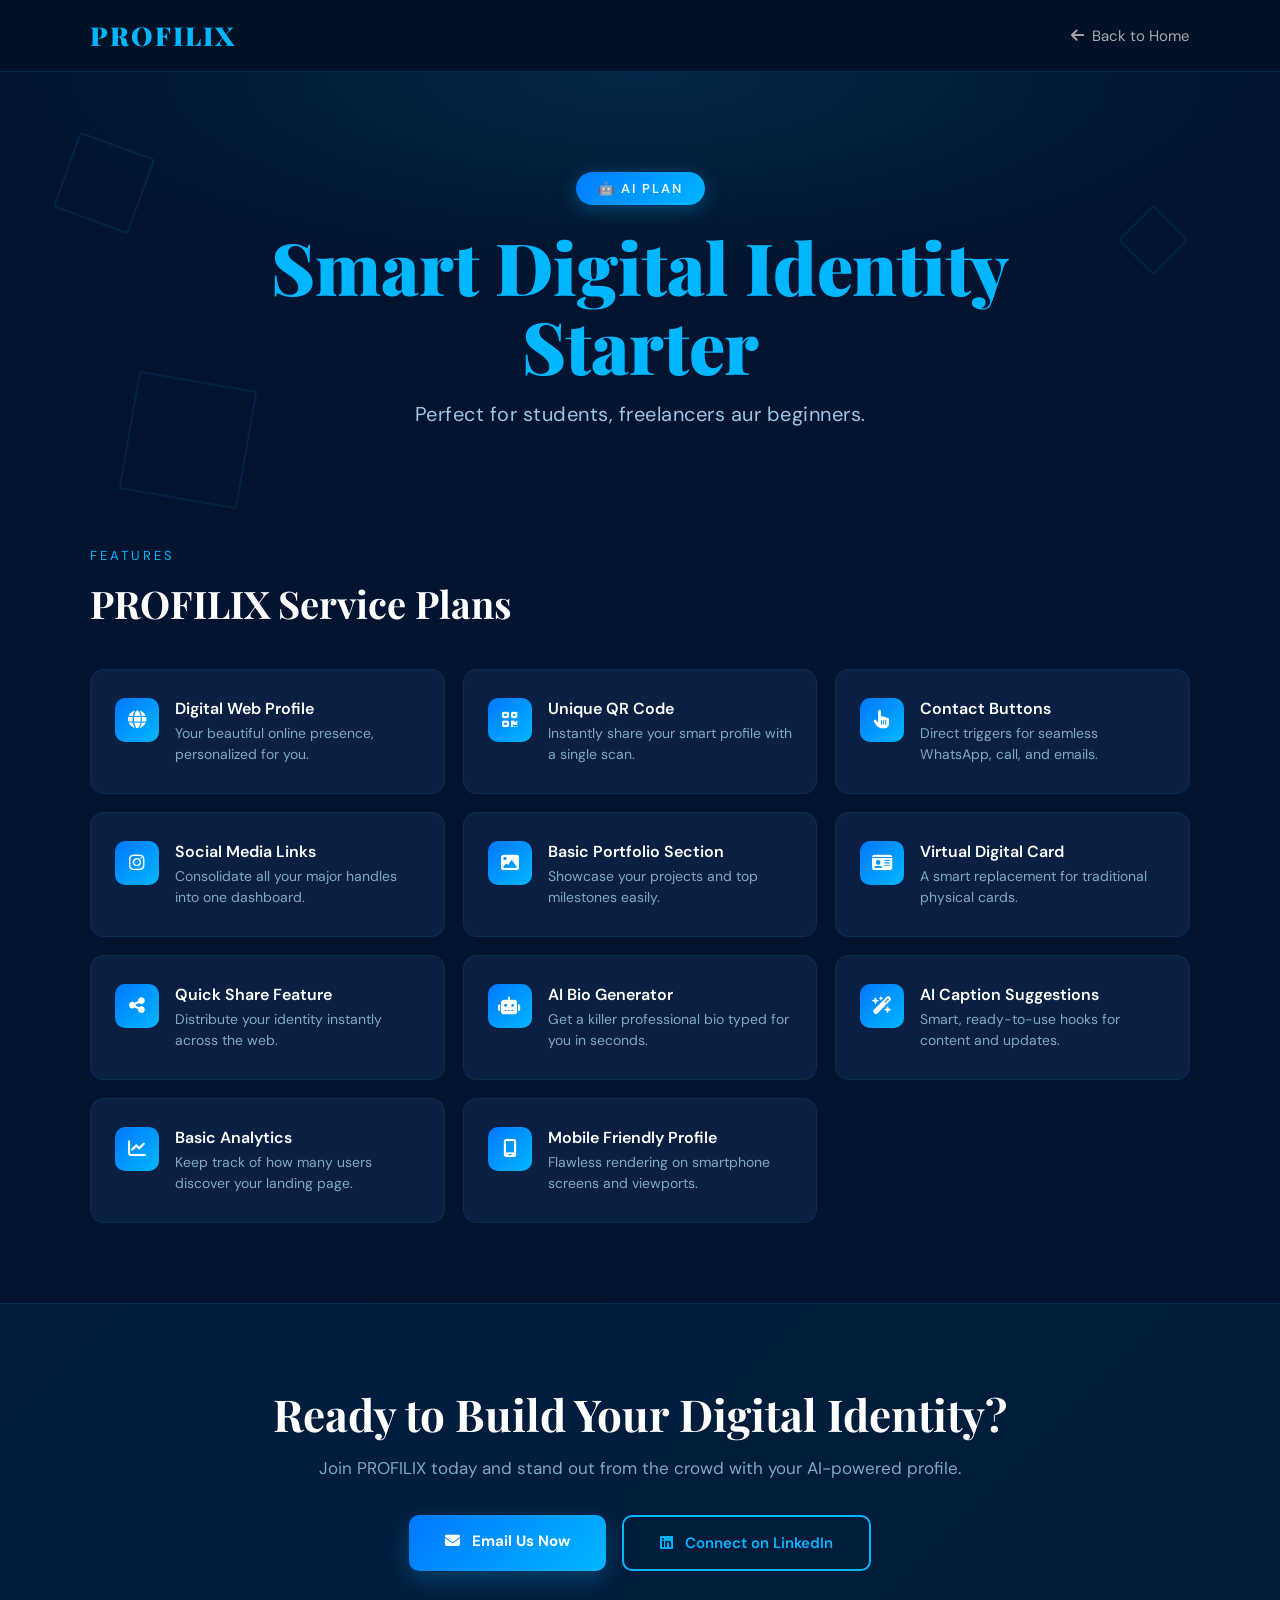
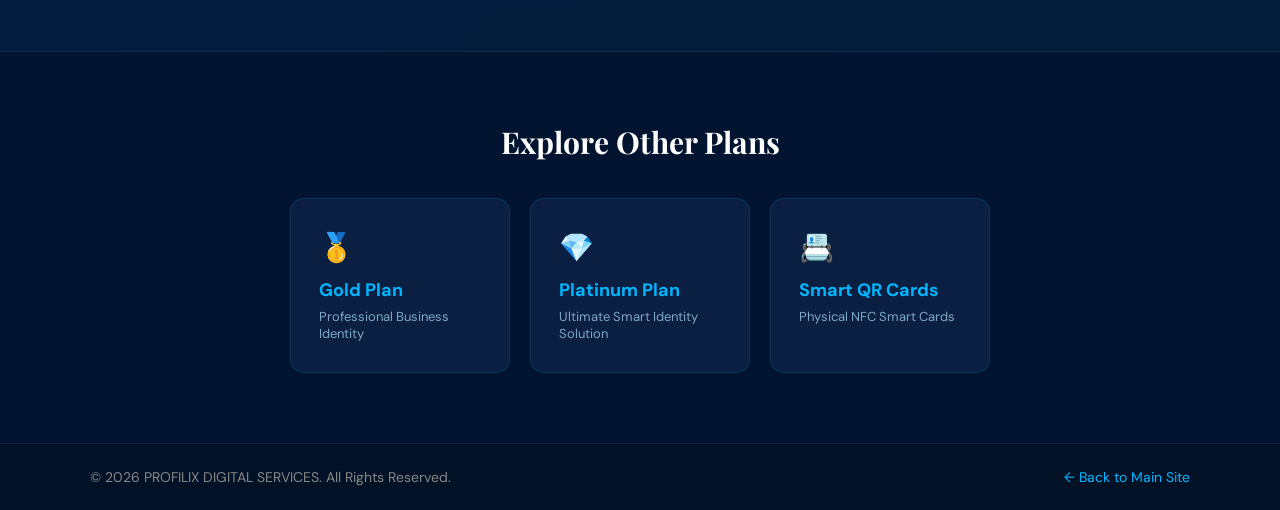
<file: ai-plan.html>
<!DOCTYPE html>
<html lang="en">
<head>
<meta charset="UTF-8">
<meta name="viewport" content="width=device-width, initial-scale=1.0">
<title>PROFILIX Service Plans – AI Plan</title>
<link rel="stylesheet" href="https://cdnjs.cloudflare.com/ajax/libs/font-awesome/6.5.1/css/all.min.css"/>
<link href="https://fonts.googleapis.com/css2?family=Playfair+Display:wght@400;700;900&family=DM+Sans:wght@300;400;500;600&display=swap" rel="stylesheet">
<style>
*{margin:0;padding:0;box-sizing:border-box;}
:root{
  --navy:#02142f;
  --blue:#0077ff;
  --sky:#00b7ff;
  --dark:#011126;
  --card:#0a1f42;
}
body{background:var(--navy);color:white;font-family:'DM Sans',sans-serif;overflow-x:hidden;}

/* NAV */
nav{
  background:var(--dark);
  padding:18px 7%;
  display:flex;
  justify-content:space-between;
  align-items:center;
  border-bottom:1px solid rgba(0,183,255,0.15);
  position:sticky;top:0;z-index:100;
}
.nav-logo{
  font-family:'Playfair Display',serif;
  font-size:26px;
  font-weight:900;
  color:var(--sky);
  text-decoration:none;
  letter-spacing:2px;
}
.nav-back{
  display:flex;align-items:center;gap:8px;
  color:#aaa;font-size:15px;text-decoration:none;
  transition:.3s;
}
.nav-back:hover{color:var(--sky);}

/* HERO */
.hero{
  padding:100px 7% 70px;
  text-align:center;
  position:relative;
  overflow:hidden;
}
.hero::before{
  content:'';
  position:absolute;inset:0;
  background:radial-gradient(ellipse 70% 60% at 50% 0%,rgba(0,183,255,0.12),transparent 70%);
  pointer-events:none;
}
.plan-badge{
  display:inline-block;
  background:linear-gradient(135deg,var(--blue),var(--sky));
  padding:8px 22px;border-radius:30px;
  font-size:13px;font-weight:600;letter-spacing:2px;text-transform:uppercase;
  margin-bottom:22px;
  box-shadow:0 4px 20px rgba(0,183,255,0.3);
}
.hero h1{
  font-family:'Playfair Display',serif;
  font-size:clamp(40px,6vw,72px);
  font-weight:900;
  color:var(--sky);
  line-height:1.1;
  margin-bottom:16px;
  animation:fadeUp .7s ease both;
}
.hero h2{
  font-size:clamp(16px,2.2vw,20px);
  color:#a0c4e8;
  font-weight:400;
  margin-bottom:50px;
  letter-spacing:.5px;
  animation:fadeUp .7s .1s ease both;
}
@keyframes fadeUp{from{opacity:0;transform:translateY(30px)}to{opacity:1;transform:none}}

/* FLOATING SHAPES */
.shape{position:absolute;border:2px solid rgba(0,183,255,0.1);border-radius:4px;animation:spin 18s linear infinite;}
.shape:nth-child(1){width:80px;height:80px;top:15%;left:5%;transform:rotate(20deg);}
.shape:nth-child(2){width:50px;height:50px;top:30%;right:8%;transform:rotate(45deg);animation-duration:12s;}
.shape:nth-child(3){width:120px;height:120px;bottom:10%;left:10%;transform:rotate(10deg);animation-duration:22s;}
@keyframes spin{from{transform:rotate(0deg)}to{transform:rotate(360deg)}}

/* FEATURES GRID */
.features-section{padding:0 7% 80px;}
.section-label{
  font-size:13px;letter-spacing:3px;text-transform:uppercase;
  color:var(--sky);margin-bottom:14px;
}
.features-grid{
  display:grid;
  grid-template-columns:repeat(auto-fill,minmax(290px,1fr));
  gap:18px;
  margin-top:40px;
}
.feature-card{
  background:var(--card);
  border:1px solid rgba(0,183,255,0.1);
  border-radius:14px;
  padding:28px 24px;
  display:flex;
  align-items:flex-start;
  gap:16px;
  transition:.4s ease;
  animation:fadeUp .6s ease both;
}
.feature-card:hover{
  border-color:var(--sky);
  transform:translateY(-4px);
  box-shadow:0 12px 30px rgba(0,183,255,0.12);
}
.feature-card:nth-child(2){animation-delay:.05s}
.feature-card:nth-child(3){animation-delay:.1s}
.feature-card:nth-child(4){animation-delay:.15s}
.feature-card:nth-child(5){animation-delay:.2s}
.feature-card:nth-child(6){animation-delay:.25s}
.feature-card:nth-child(7){animation-delay:.3s}
.feature-card:nth-child(8){animation-delay:.35s}
.feature-card:nth-child(9){animation-delay:.4s}
.feature-card:nth-child(10){animation-delay:.45s}
.feature-card:nth-child(11){animation-delay:.5s}
.feat-icon{
  width:44px;height:44px;min-width:44px;
  background:linear-gradient(135deg,var(--blue),var(--sky));
  border-radius:10px;
  display:flex;align-items:center;justify-content:center;
  font-size:18px;
}
.feat-text h3{font-size:16px;font-weight:600;margin-bottom:4px;color:white;}
.feat-text p{font-size:14px;color:#7fa8c8;line-height:1.5;}

/* CTA */
.cta-section{
  padding:80px 7%;
  text-align:center;
  background:linear-gradient(135deg,rgba(0,119,255,0.08),rgba(0,183,255,0.05));
  border-top:1px solid rgba(0,183,255,0.1);
  border-bottom:1px solid rgba(0,183,255,0.1);
}
.cta-section h2{
  font-family:'Playfair Display',serif;
  font-size:clamp(28px,4vw,44px);
  margin-bottom:14px;color:white;
}
.cta-section p{color:#7fa8c8;font-size:17px;margin-bottom:36px;}
.btn-row{display:flex;gap:16px;justify-content:center;flex-wrap:wrap;}
.btn-primary{
  padding:16px 36px;
  background:linear-gradient(135deg,var(--blue),var(--sky));
  color:white;font-weight:700;font-size:15px;
  border:none;border-radius:10px;cursor:pointer;
  text-decoration:none;display:inline-block;
  transition:.4s;box-shadow:0 8px 24px rgba(0,183,255,0.25);
}
.btn-primary:hover{transform:translateY(-4px);box-shadow:0 14px 30px rgba(0,183,255,0.35);}
.btn-outline{
  padding:16px 36px;
  background:transparent;
  color:var(--sky);font-weight:600;font-size:15px;
  border:2px solid var(--sky);border-radius:10px;cursor:pointer;
  text-decoration:none;display:inline-block;
  transition:.4s;
}
.btn-outline:hover{background:rgba(0,183,255,0.08);}

/* OTHER PLANS */
.plans-nav{padding:70px 7%;text-align:center;}
.plans-nav h3{
  font-family:'Playfair Display',serif;
  font-size:30px;color:white;margin-bottom:36px;
}
.plans-row{display:flex;gap:20px;justify-content:center;flex-wrap:wrap;}
.plan-card{
  background:var(--card);
  border:1px solid rgba(0,183,255,0.15);
  border-radius:14px;padding:30px 28px;
  width:220px;text-align:left;
  text-decoration:none;color:white;
  transition:.4s;
}
.plan-card:hover{border-color:var(--sky);transform:translateY(-6px);}
.plan-card .icon{font-size:28px;margin-bottom:12px;}
.plan-card h4{font-size:18px;font-weight:700;color:var(--sky);margin-bottom:6px;}
.plan-card p{font-size:13px;color:#7fa8c8;}

/* FOOTER MINI */
.footer-mini{
  background:var(--dark);padding:24px 7%;
  display:flex;justify-content:space-between;align-items:center;
  border-top:1px solid rgba(255,255,255,0.06);flex-wrap:wrap;gap:12px;
}
.footer-mini p{color:#888;font-size:14px;}
.footer-mini a{color:var(--sky);font-size:14px;text-decoration:none;}

@media(max-width:768px){
  .hero{padding:70px 5% 50px;}
  .features-section,.cta-section,.plans-nav{padding-left:5%;padding-right:5%;}
}
</style>
</head>
<body>

<nav>
  <a href="index.html" class="nav-logo">PROFILIX</a>
  <a href="index.html" class="nav-back"><i class="fa fa-arrow-left"></i> Back to Home</a>
</nav>

<!-- HERO -->
<section class="hero">
  <div class="shape"></div>
  <div class="shape"></div>
  <div class="shape"></div>

  <div class="plan-badge">🤖 AI Plan</div>
  <h1>Smart Digital Identity<br>Starter</h1>
  <h2>Perfect for students, freelancers aur beginners.</h2>
</section>

<!-- FEATURES -->
<section class="features-section">
  <p class="section-label">Features</p>
  <h2 style="font-family:'Playfair Display',serif;font-size:clamp(26px,3.5vw,38px);color:white;">PROFILIX Service Plans</h2>

  <div class="features-grid">
    <div class="feature-card">
      <div class="feat-icon"><i class="fa fa-globe"></i></div>
      <div class="feat-text"><h3>Digital Web Profile</h3><p>Your beautiful online presence, personalized for you.</p></div>
    </div>
    <div class="feature-card">
      <div class="feat-icon"><i class="fa fa-qrcode"></i></div>
      <div class="feat-text"><h3>Unique QR Code</h3><p>Instantly share your smart profile with a single scan.</p></div>
    </div>
    <div class="feature-card">
      <div class="feat-icon"><i class="fa fa-hand-pointer"></i></div>
      <div class="feat-text"><h3>Contact Buttons</h3><p>Direct triggers for seamless WhatsApp, call, and emails.</p></div>
    </div>
    <div class="feature-card">
      <div class="feat-icon"><i class="fab fa-instagram"></i></div>
      <div class="feat-text"><h3>Social Media Links</h3><p>Consolidate all your major handles into one dashboard.</p></div>
    </div>
    <div class="feature-card">
      <div class="feat-icon"><i class="fa fa-image"></i></div>
      <div class="feat-text"><h3>Basic Portfolio Section</h3><p>Showcase your projects and top milestones easily.</p></div>
    </div>
    <div class="feature-card">
      <div class="feat-icon"><i class="fa fa-id-card"></i></div>
      <div class="feat-text"><h3>Virtual Digital Card</h3><p>A smart replacement for traditional physical cards.</p></div>
    </div>
    <div class="feature-card">
      <div class="feat-icon"><i class="fa fa-share-nodes"></i></div>
      <div class="feat-text"><h3>Quick Share Feature</h3><p>Distribute your identity instantly across the web.</p></div>
    </div>
    <div class="feature-card">
      <div class="feat-icon"><i class="fa fa-robot"></i></div>
      <div class="feat-text"><h3>AI Bio Generator</h3><p>Get a killer professional bio typed for you in seconds.</p></div>
    </div>
    <div class="feature-card">
      <div class="feat-icon"><i class="fa fa-wand-magic-sparkles"></i></div>
      <div class="feat-text"><h3>AI Caption Suggestions</h3><p>Smart, ready-to-use hooks for content and updates.</p></div>
    </div>
    <div class="feature-card">
      <div class="feat-icon"><i class="fa fa-chart-line"></i></div>
      <div class="feat-text"><h3>Basic Analytics</h3><p>Keep track of how many users discover your landing page.</p></div>
    </div>
    <div class="feature-card">
      <div class="feat-icon"><i class="fa fa-mobile-screen"></i></div>
      <div class="feat-text"><h3>Mobile Friendly Profile</h3><p>Flawless rendering on smartphone screens and viewports.</p></div>
    </div>
  </div>
</section>

<!-- CTA -->
<section class="cta-section">
  <h2>Ready to Build Your Digital Identity?</h2>
  <p>Join PROFILIX today and stand out from the crowd with your AI-powered profile.</p>
  <div class="btn-row">
    <!-- Email Contact Button -->
    <a href="mailto:profilix.services@gmail.com" class="btn-primary"><i class="fa fa-envelope" style="margin-right: 8px;"></i> Email Us Now</a>
    <!-- LinkedIn Contact Button -->
    <a href="https://linkedin.com/company/profilix" target="_blank" class="btn-outline"><i class="fab fa-linkedin" style="margin-right: 8px;"></i> Connect on LinkedIn</a>
  </div>
</section>

<!-- OTHER PLANS -->
<section class="plans-nav">
  <h3>Explore Other Plans</h3>
  <div class="plans-row">
    <a href="gold-plan.html" class="plan-card">
      <div class="icon">🥇</div>
      <h4>Gold Plan</h4>
      <p>Professional Business Identity</p>
    </a>
    <a href="platinum-plan.html" class="plan-card">
      <div class="icon">💎</div>
      <h4>Platinum Plan</h4>
      <p>Ultimate Smart Identity Solution</p>
    </a>
    <a href="smart-qr.html" class="plan-card">
      <div class="icon">📇</div>
      <h4>Smart QR Cards</h4>
      <p>Physical NFC Smart Cards</p>
    </a>
  </div>
</section>

<div class="footer-mini">
  <p>© 2026 PROFILIX DIGITAL SERVICES. All Rights Reserved.</p>
  <a href="index.html">← Back to Main Site</a>
</div>

</body>
</html>
</file>
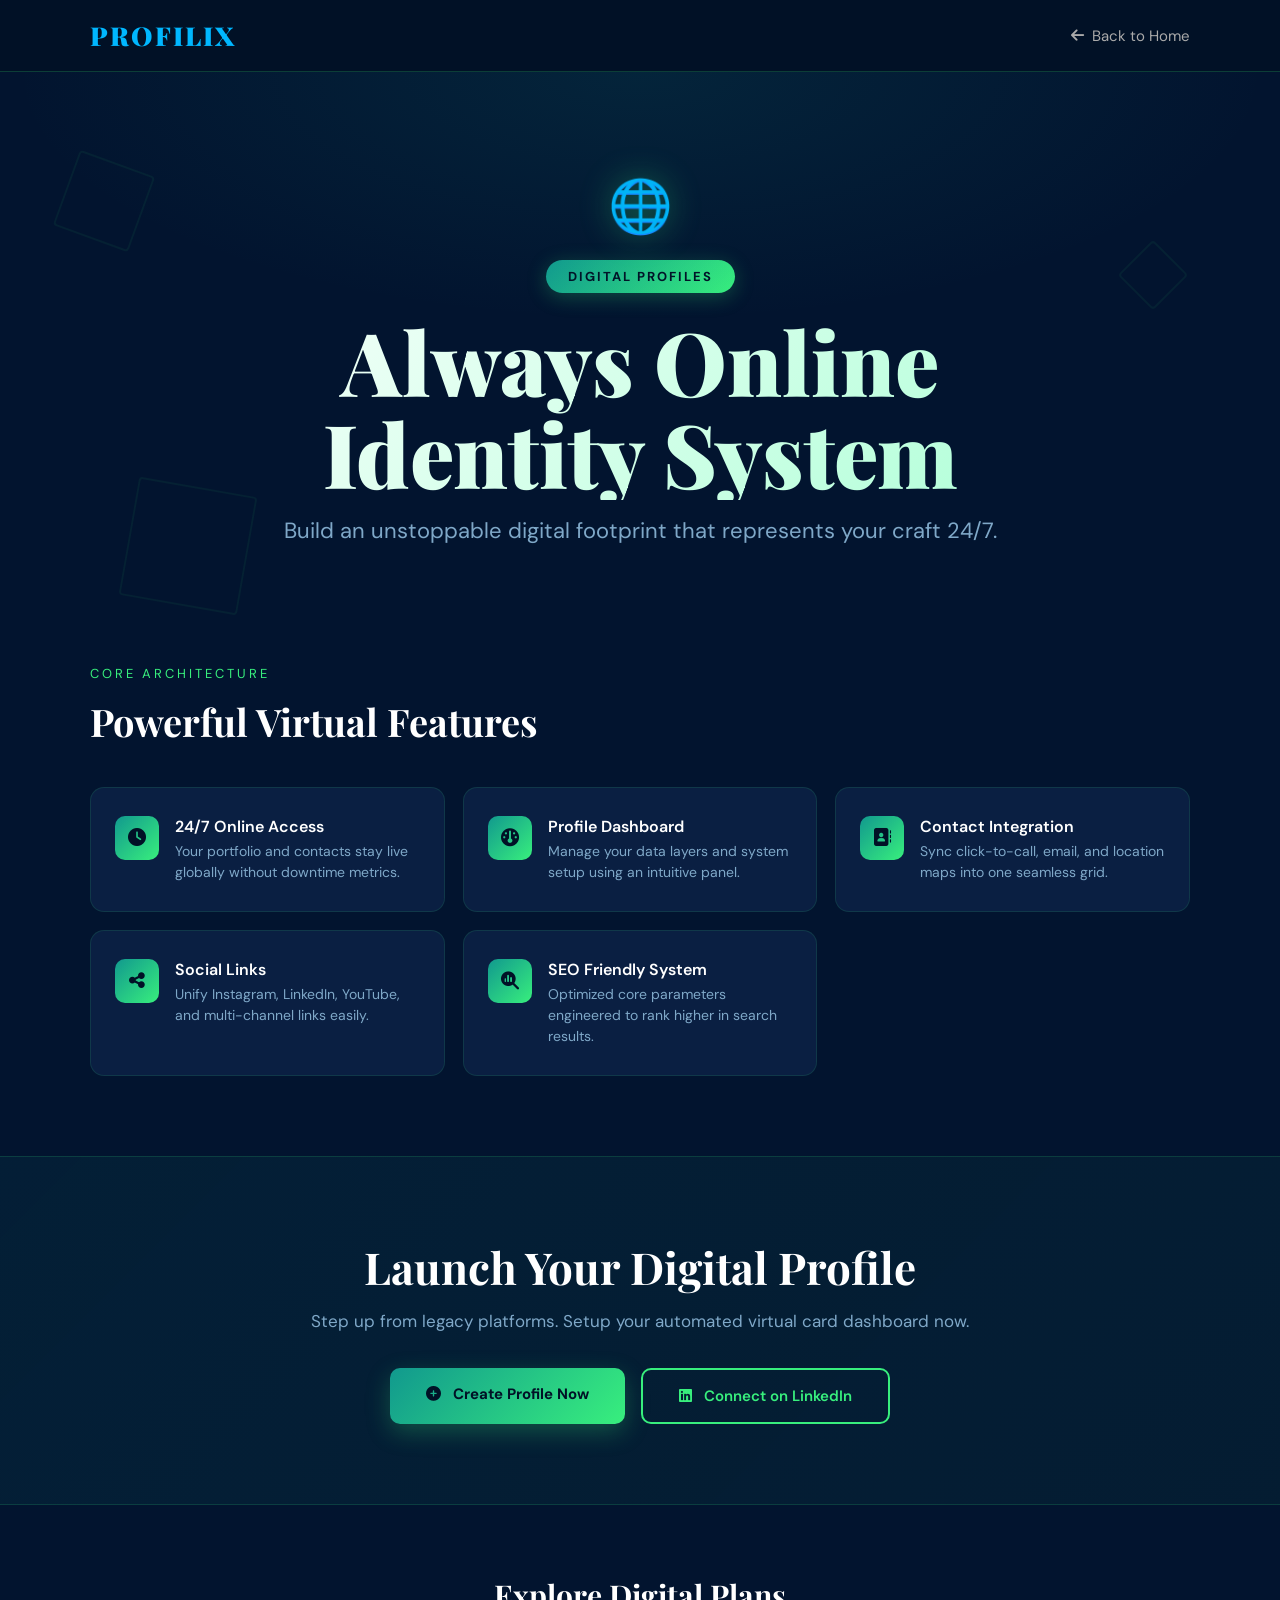
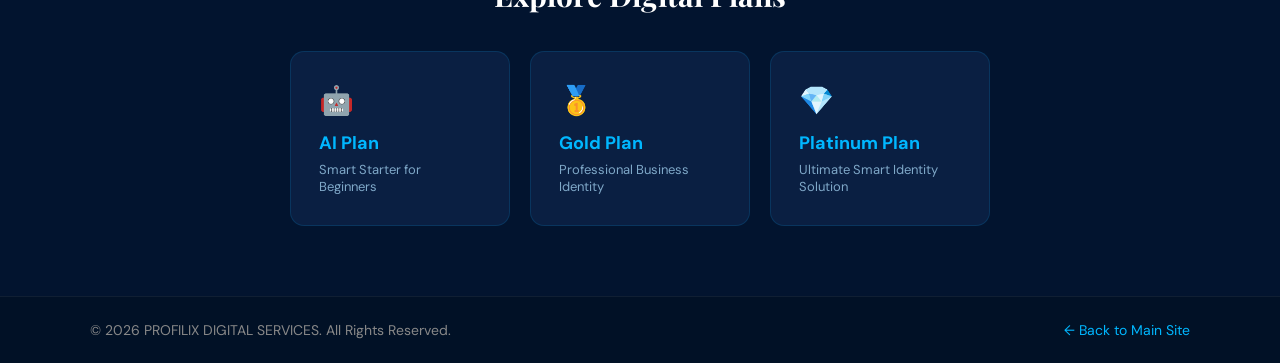
<file: digital-profile.html>
<!DOCTYPE html>
<html lang="en">
<head>
<meta charset="UTF-8">
<meta name="viewport" content="width=device-width, initial-scale=1.0">
<title>Digital Profiles – PROFILIX</title>
<link rel="stylesheet" href="https://cdnjs.cloudflare.com/ajax/libs/font-awesome/6.5.1/css/all.min.css"/>
<link href="https://fonts.googleapis.com/css2?family=Playfair+Display:wght@400;700;900&family=DM+Sans:wght@300;400;500;600&display=swap" rel="stylesheet">
<style>
*{margin:0;padding:0;box-sizing:border-box;}
:root{
  --navy:#02142f;
  --mint:#38ef7d;
  --emerald:#11998e;
  --emerald-light:#a7ffd3;
  --sky:#00b7ff;
  --dark:#011126;
  --card:#0a1f42;
}
body{background:var(--navy);color:white;font-family:'DM Sans',sans-serif;overflow-x:hidden;}

nav{
  background:var(--dark);padding:18px 7%;
  display:flex;justify-content:space-between;align-items:center;
  border-bottom:1px solid rgba(56,239,125,0.2);
  position:sticky;top:0;z-index:100;
}
.nav-logo{font-family:'Playfair Display',serif;font-size:26px;font-weight:900;color:var(--sky);text-decoration:none;letter-spacing:2px;}
.nav-back{display:flex;align-items:center;gap:8px;color:#aaa;font-size:15px;text-decoration:none;transition:.3s;}
.nav-back:hover{color:var(--mint);}

.hero{
  padding:100px 7% 70px;text-align:center;position:relative;overflow:hidden;
}
.hero::before{
  content:'';position:absolute;inset:0;
  background:radial-gradient(ellipse 70% 60% at 50% 0%,rgba(17,153,142,0.12),transparent 70%);
  pointer-events:none;
}
.plan-badge{
  display:inline-block;
  background:linear-gradient(135deg,var(--emerald),var(--mint));
  color:var(--dark);padding:8px 22px;border-radius:30px;
  font-size:13px;font-weight:700;letter-spacing:2px;text-transform:uppercase;
  margin-bottom:22px;box-shadow:0 4px 20px rgba(56,239,125,0.25);
}
.hero h1{
  font-family:'Playfair Display',serif;
  font-size:clamp(48px,7vw,88px);font-weight:900;
  background:linear-gradient(135deg,white,var(--emerald-light));
  -webkit-background-clip:text;-webkit-text-fill-color:transparent;background-clip:text;
  line-height:1.05;margin-bottom:16px;
  animation:fadeUp .7s ease both;
}
.hero h2{
  font-size:clamp(16px,2.5vw,22px);color:#7fa8c8;
  font-weight:400;margin-bottom:50px;
  animation:fadeUp .7s .1s ease both;
}
@keyframes fadeUp{from{opacity:0;transform:translateY(30px)}to{opacity:1;transform:none}}

/* Globe wrap animation */
.globe-wrap{
  display:flex;justify-content:center;margin-bottom:20px;
  animation:fadeUp .5s ease both;
}
.globe-wrap span{
  font-size:52px;
  filter:drop-shadow(0 0 16px rgba(56,239,125,0.4));
}

.shape{position:absolute;border:2px solid rgba(56,239,125,0.06);border-radius:4px;animation:spin 18s linear infinite;}
.shape:nth-child(1){width:80px;height:80px;top:15%;left:5%;transform:rotate(20deg);}
.shape:nth-child(2){width:50px;height:50px;top:30%;right:8%;transform:rotate(45deg);animation-duration:12s;}
.shape:nth-child(3){width:120px;height:120px;bottom:10%;left:10%;transform:rotate(10deg);animation-duration:22s;}
@keyframes spin{from{transform:rotate(0deg)}to{transform:rotate(360deg)}}

.features-section{padding:0 7% 80px;}
.section-label{font-size:13px;letter-spacing:3px;text-transform:uppercase;color:var(--mint);margin-bottom:14px;}

.features-grid{
  display:grid;grid-template-columns:repeat(auto-fill,minmax(290px,1fr));
  gap:18px;margin-top:40px;
}
.feature-card{
  background:var(--card);
  border:1px solid rgba(56,239,125,0.12);
  border-radius:14px;padding:28px 24px;
  display:flex;align-items:flex-start;gap:16px;transition:.4s ease;
  animation:fadeUp .6s ease both;
}
.feature-card:hover{border-color:var(--mint);transform:translateY(-4px);box-shadow:0 12px 30px rgba(56,239,125,0.15);}
.feature-card:nth-child(2){animation-delay:.05s}
.feature-card:nth-child(3){animation-delay:.1s}
.feature-card:nth-child(4){animation-delay:.15s}
.feature-card:nth-child(5){animation-delay:.2s}

.feat-icon{
  width:44px;height:44px;min-width:44px;
  background:linear-gradient(135deg,var(--emerald),var(--mint));
  border-radius:10px;display:flex;align-items:center;justify-content:center;
  font-size:18px;color:var(--dark);
}
.feat-text h3{font-size:16px;font-weight:600;margin-bottom:4px;color:white;}
.feat-text p{font-size:14px;color:#7fa8c8;line-height:1.5;}

.cta-section{
  padding:80px 7%;text-align:center;
  background:linear-gradient(135deg,rgba(17,153,142,0.08),rgba(56,239,125,0.04));
  border-top:1px solid rgba(56,239,125,0.15);
  border-bottom:1px solid rgba(56,239,125,0.15);
}
.cta-section h2{font-family:'Playfair Display',serif;font-size:clamp(28px,4vw,44px);margin-bottom:14px;color:white;}
.cta-section p{color:#7fa8c8;font-size:17px;margin-bottom:36px;}
.btn-row{display:flex;gap:16px;justify-content:center;flex-wrap:wrap;}
.btn-primary{
  padding:16px 36px;
  background:linear-gradient(135deg,var(--emerald),var(--mint));
  color:var(--dark);font-weight:700;font-size:15px;
  border:none;border-radius:10px;cursor:pointer;text-decoration:none;display:inline-block;
  transition:.4s;box-shadow:0 8px 24px rgba(56,239,125,0.25);
}
.btn-primary:hover{transform:translateY(-4px);box-shadow:0 14px 30px rgba(56,239,125,0.35);}
.btn-outline{
  padding:16px 36px;background:transparent;color:var(--mint);font-weight:600;font-size:15px;
  border:2px solid var(--mint);border-radius:10px;cursor:pointer;text-decoration:none;display:inline-block;transition:.4s;
}
.btn-outline:hover{background:rgba(56,239,125,0.08);}

.plans-nav{padding:70px 7%;text-align:center;}
.plans-nav h3{font-family:'Playfair Display',serif;font-size:30px;color:white;margin-bottom:36px;}
.plans-row{display:flex;gap:20px;justify-content:center;flex-wrap:wrap;}
.plan-card{
  background:var(--card);border:1px solid rgba(0,183,255,0.15);
  border-radius:14px;padding:30px 28px;width:220px;text-align:left;
  text-decoration:none;color:white;transition:.4s;
}
.plan-card:hover{border-color:var(--sky);transform:translateY(-6px);}
.plan-card .icon{font-size:28px;margin-bottom:12px;}
.plan-card h4{font-size:18px;font-weight:700;color:var(--sky);margin-bottom:6px;}
.plan-card p{font-size:13px;color:#7fa8c8;}

.footer-mini{
  background:var(--dark);padding:24px 7%;
  display:flex;justify-content:space-between;align-items:center;
  border-top:1px solid rgba(255,255,255,0.06);flex-wrap:wrap;gap:12px;
}
.footer-mini p{color:#888;font-size:14px;}
.footer-mini a{color:var(--sky);font-size:14px;text-decoration:none;}

@media(max-width:768px){
  .hero{padding:70px 5% 50px;}
  .features-section,.cta-section,.plans-nav{padding-left:5%;padding-right:5%;}
}
</style>
</head>
<body>

<nav>
  <a href="index.html" class="nav-logo">PROFILIX</a>
  <a href="index.html" class="nav-back"><i class="fa fa-arrow-left"></i> Back to Home</a>
</nav>

<section class="hero">
  <div class="shape"></div>
  <div class="shape"></div>
  <div class="shape"></div>
  <div class="globe-wrap"><span>🌐</span></div>
  <div class="plan-badge">Digital Profiles</div>
  <h1>Always Online<br>Identity System</h1>
  <h2>Build an unstoppable digital footprint that represents your craft 24/7.</h2>
</section>

<section class="features-section">
  <p class="section-label">Core Architecture</p>
  <h2 style="font-family:'Playfair Display',serif;font-size:clamp(26px,3.5vw,38px);color:white;">Powerful Virtual Features</h2>

  <div class="features-grid">
    <div class="feature-card">
      <div class="feat-icon"><i class="fa fa-clock"></i></div>
      <div class="feat-text"><h3>24/7 Online Access</h3><p>Your portfolio and contacts stay live globally without downtime metrics.</p></div>
    </div>
    <div class="feature-card">
      <div class="feat-icon"><i class="fa fa-gauge"></i></div>
      <div class="feat-text"><h3>Profile Dashboard</h3><p>Manage your data layers and system setup using an intuitive panel.</p></div>
    </div>
    <div class="feature-card">
      <div class="feat-icon"><i class="fa fa-address-book"></i></div>
      <div class="feat-text"><h3>Contact Integration</h3><p>Sync click-to-call, email, and location maps into one seamless grid.</p></div>
    </div>
    <div class="feature-card">
      <div class="feat-icon"><i class="fa fa-share-nodes"></i></div>
      <div class="feat-text"><h3>Social Links</h3><p>Unify Instagram, LinkedIn, YouTube, and multi-channel links easily.</p></div>
    </div>
    <div class="feature-card">
      <div class="feat-icon"><i class="fa fa-magnifying-glass-chart"></i></div>
      <div class="feat-text"><h3>SEO Friendly System</h3><p>Optimized core parameters engineered to rank higher in search results.</p></div>
    </div>
  </div>
</section>

<!-- CTA WITH EMAIL & LINKEDIN INTEGRATION -->
<section class="cta-section">
  <h2>Launch Your Digital Profile</h2>
  <p>Step up from legacy platforms. Setup your automated virtual card dashboard now.</p>
  <div class="btn-row">
    <!-- Email Order Request -->
    <a href="mailto:profilix.services@gmail.com?subject=Digital%20Profile%20Request" class="btn-primary"><i class="fa fa-plus-circle" style="margin-right: 8px;"></i> Create Profile Now</a>
    <!-- LinkedIn Platform Redirect -->
    <a href="https://linkedin.com/company/profilix" target="_blank" class="btn-outline"><i class="fab fa-linkedin" style="margin-right: 8px;"></i> Connect on LinkedIn</a>
  </div>
</section>

<section class="plans-nav">
  <h3>Explore Digital Plans</h3>
  <div class="plans-row">
    <a href="ai-plan.html" class="plan-card">
      <div class="icon">🤖</div>
      <h4>AI Plan</h4>
      <p>Smart Starter for Beginners</p>
    </a>
    <a href="gold-plan.html" class="plan-card">
      <div class="icon">🥇</div>
      <h4>Gold Plan</h4>
      <p>Professional Business Identity</p>
    </a>
    <a href="platinum-plan.html" class="plan-card">
      <div class="icon">💎</div>
      <h4>Platinum Plan</h4>
      <p>Ultimate Smart Identity Solution</p>
    </a>
  </div>
</section>

<div class="footer-mini">
  <p>© 2026 PROFILIX DIGITAL SERVICES. All Rights Reserved.</p>
  <a href="index.html">← Back to Main Site</a>
</div>

</body>
</html>
</file>
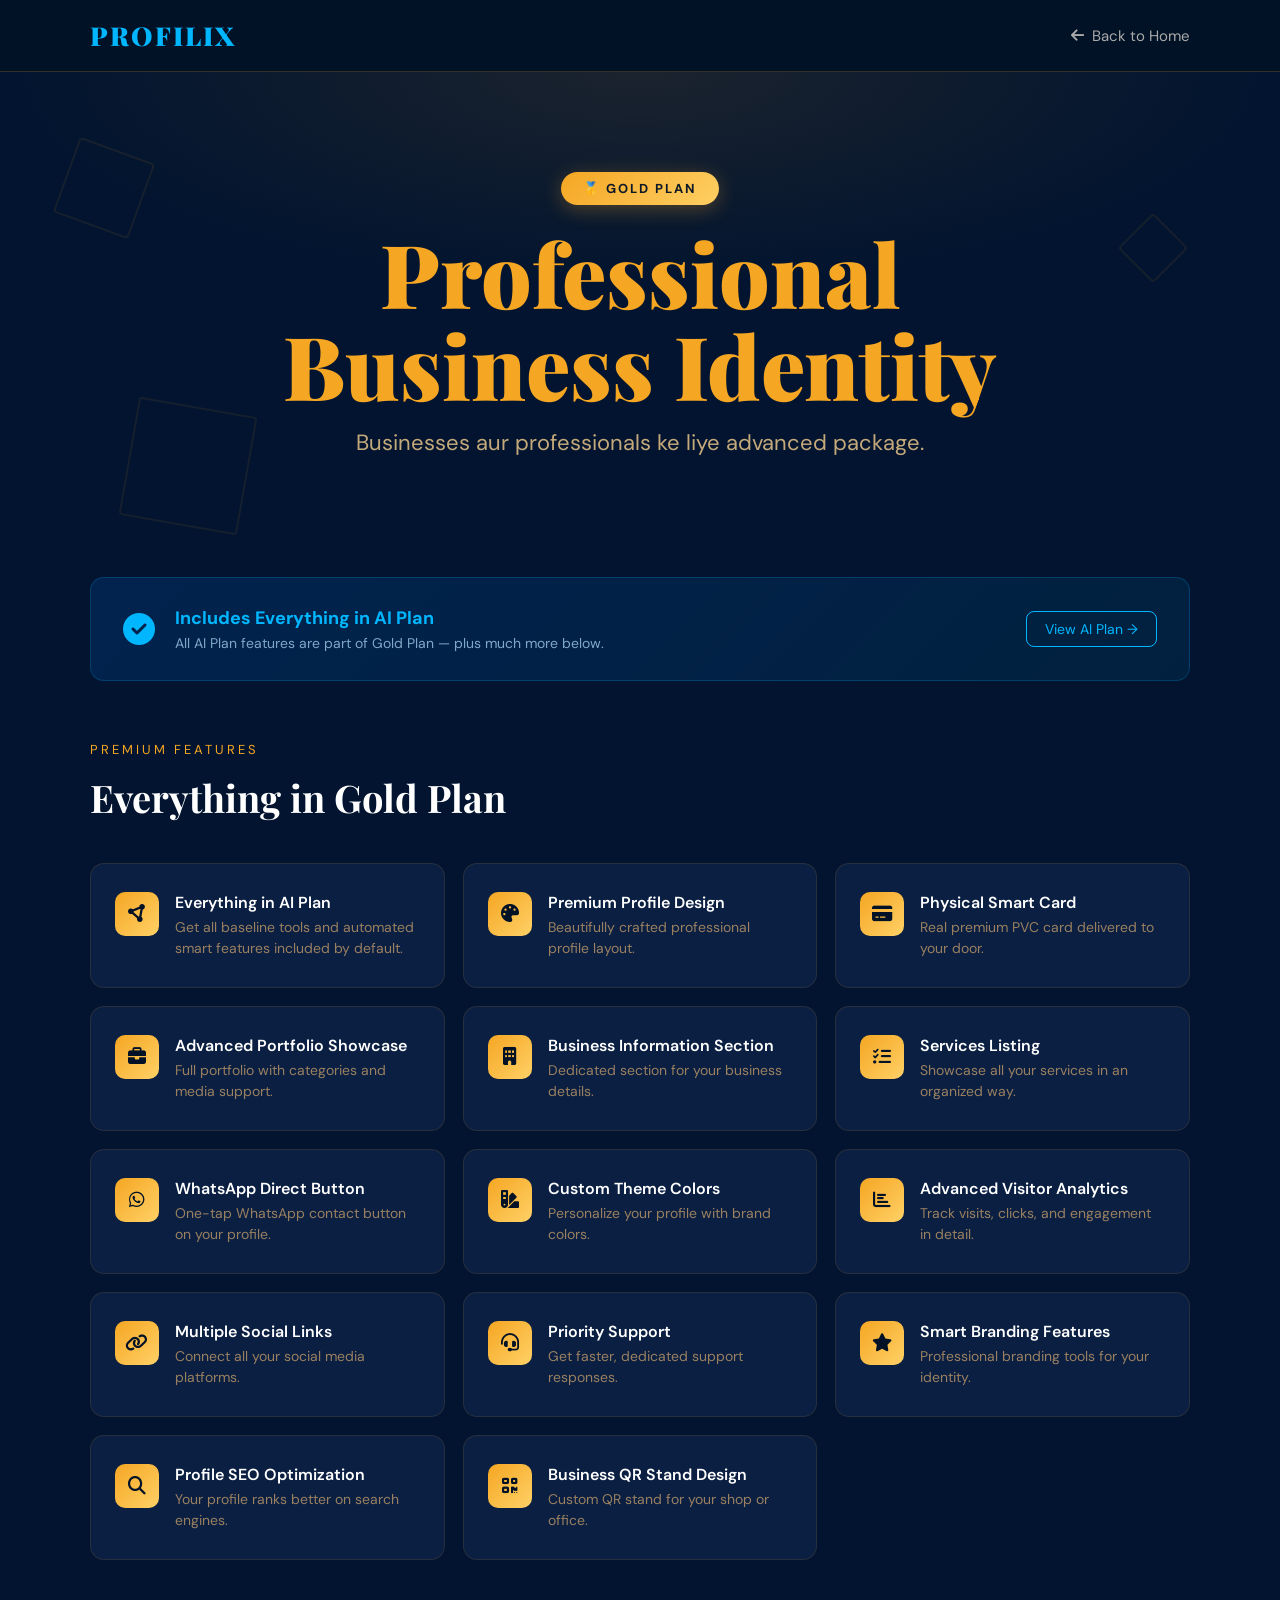
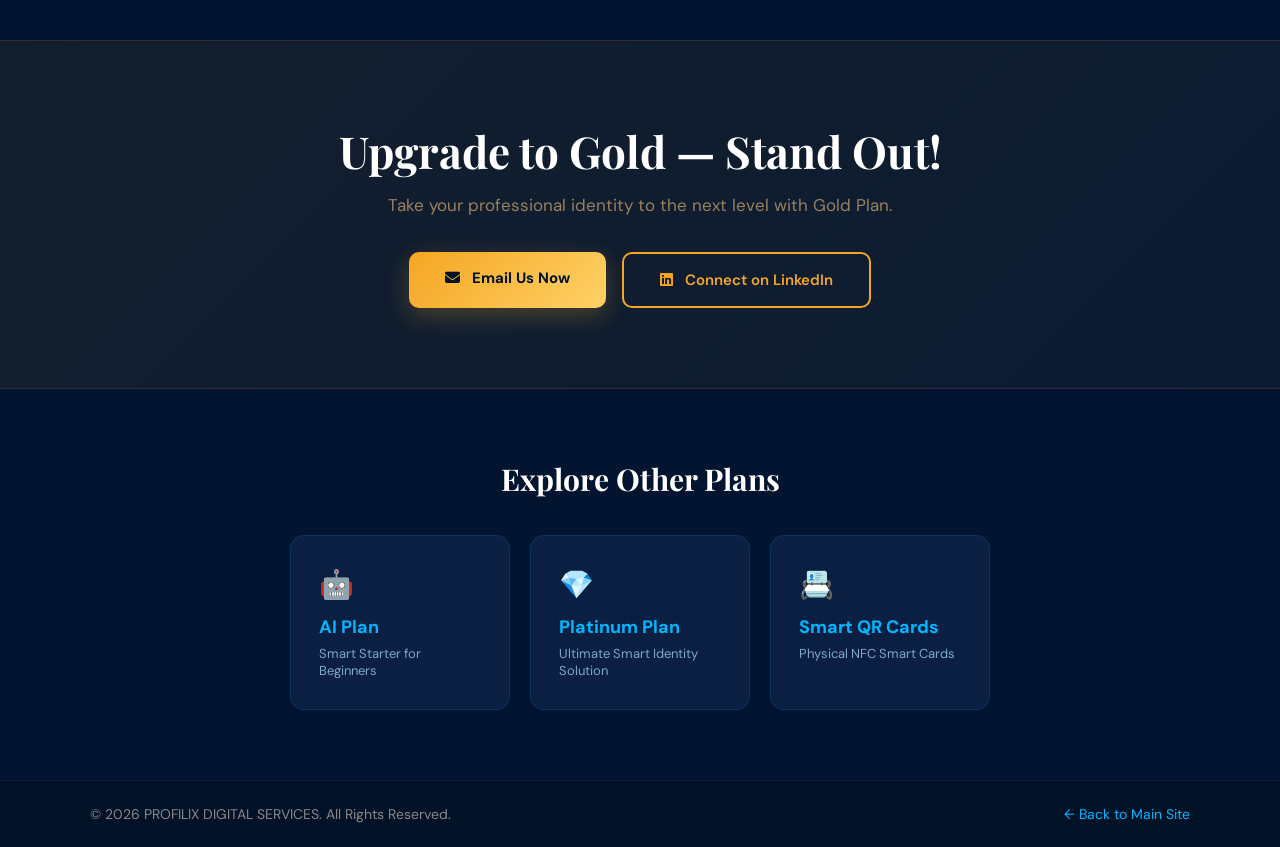
<file: gold-plan.html>
<!DOCTYPE html>
<html lang="en">
<head>
<meta charset="UTF-8">
<meta name="viewport" content="width=device-width, initial-scale=1.0">
<title>Gold Plan – PROFILIX</title>
<link rel="stylesheet" href="https://cdnjs.cloudflare.com/ajax/libs/font-awesome/6.5.1/css/all.min.css"/>
<link href="https://fonts.googleapis.com/css2?family=Playfair+Display:wght@400;700;900&family=DM+Sans:wght@300;400;500;600&display=swap" rel="stylesheet">
<style>
*{margin:0;padding:0;box-sizing:border-box;}
:root{
  --navy:#02142f;
  --gold:#f5a623;
  --gold2:#ffd166;
  --blue:#0077ff;
  --sky:#00b7ff;
  --dark:#011126;
  --card:#0a1f42;
}
body{background:var(--navy);color:white;font-family:'DM Sans',sans-serif;overflow-x:hidden;}

nav{
  background:var(--dark);padding:18px 7%;
  display:flex;justify-content:space-between;align-items:center;
  border-bottom:1px solid rgba(245,166,35,0.2);
  position:sticky;top:0;z-index:100;
}
.nav-logo{font-family:'Playfair Display',serif;font-size:26px;font-weight:900;color:var(--sky);text-decoration:none;letter-spacing:2px;}
.nav-back{display:flex;align-items:center;gap:8px;color:#aaa;font-size:15px;text-decoration:none;transition:.3s;}
.nav-back:hover{color:var(--gold);}

.hero{
  padding:100px 7% 70px;text-align:center;position:relative;overflow:hidden;
}
.hero::before{
  content:'';position:absolute;inset:0;
  background:radial-gradient(ellipse 70% 60% at 50% 0%,rgba(245,166,35,0.1),transparent 70%);
  pointer-events:none;
}
.plan-badge{
  display:inline-block;
  background:linear-gradient(135deg,var(--gold),var(--gold2));
  color:var(--dark);
  padding:8px 22px;border-radius:30px;
  font-size:13px;font-weight:700;letter-spacing:2px;text-transform:uppercase;
  margin-bottom:22px;box-shadow:0 4px 20px rgba(245,166,35,0.3);
}
.hero h1{
  font-family:'Playfair Display',serif;
  font-size:clamp(48px,7vw,88px);font-weight:900;
  color:var(--gold);line-height:1.05;margin-bottom:16px;
  animation:fadeUp .7s ease both;
}
.hero h2{
  font-size:clamp(16px,2.5vw,22px);color:#c4a97a;
  font-weight:400;margin-bottom:50px;
  animation:fadeUp .7s .1s ease both;
}
@keyframes fadeUp{from{opacity:0;transform:translateY(30px)}to{opacity:1;transform:none}}

.shape{position:absolute;border:2px solid rgba(245,166,35,0.08);border-radius:4px;animation:spin 18s linear infinite;}
.shape:nth-child(1){width:80px;height:80px;top:15%;left:5%;transform:rotate(20deg);}
.shape:nth-child(2){width:50px;height:50px;top:30%;right:8%;transform:rotate(45deg);animation-duration:12s;}
.shape:nth-child(3){width:120px;height:120px;bottom:10%;left:10%;transform:rotate(10deg);animation-duration:22s;}
@keyframes spin{from{transform:rotate(0deg)}to{transform:rotate(360deg)}}

.features-section{padding:0 7% 80px;}
.section-label{font-size:13px;letter-spacing:3px;text-transform:uppercase;color:var(--gold);margin-bottom:14px;}

.features-grid{
  display:grid;grid-template-columns:repeat(auto-fill,minmax(290px,1fr));
  gap:18px;margin-top:40px;
}
.feature-card{
  background:var(--card);
  border:1px solid rgba(245,166,35,0.12);
  border-radius:14px;padding:28px 24px;
  display:flex;align-items:flex-start;gap:16px;transition:.4s ease;
  animation:fadeUp .6s ease both;
}
.feature-card:hover{border-color:var(--gold);transform:translateY(-4px);box-shadow:0 12px 30px rgba(245,166,35,0.1);}
.feature-card:nth-child(2){animation-delay:.05s}
.feature-card:nth-child(3){animation-delay:.1s}
.feature-card:nth-child(4){animation-delay:.15s}
.feature-card:nth-child(5){animation-delay:.2s}
.feature-card:nth-child(6){animation-delay:.25s}
.feature-card:nth-child(7){animation-delay:.3s}
.feature-card:nth-child(8){animation-delay:.35s}
.feature-card:nth-child(9){animation-delay:.4s}
.feature-card:nth-child(10){animation-delay:.45s}
.feature-card:nth-child(11){animation-delay:.5s}
.feature-card:nth-child(12){animation-delay:.55s}
.feature-card:nth-child(13){animation-delay:.6s}
.feature-card:nth-child(14){animation-delay:.65s}
.feat-icon{
  width:44px;height:44px;min-width:44px;
  background:linear-gradient(135deg,var(--gold),var(--gold2));
  border-radius:10px;display:flex;align-items:center;justify-content:center;
  font-size:18px;color:var(--dark);
}
.feat-text h3{font-size:16px;font-weight:600;margin-bottom:4px;color:white;}
.feat-text p{font-size:14px;color:#9a8060;line-height:1.5;}

/* INCLUDES AI PLAN BANNER */
.includes-banner{
  margin:0 7% 60px;
  background:linear-gradient(135deg,rgba(0,119,255,0.15),rgba(0,183,255,0.08));
  border:1px solid rgba(0,183,255,0.2);
  border-radius:14px;padding:28px 32px;
  display:flex;align-items:center;gap:20px;flex-wrap:wrap;
}
.includes-banner i{font-size:32px;color:var(--sky);}
.includes-banner h3{font-size:18px;color:var(--sky);margin-bottom:4px;}
.includes-banner p{font-size:14px;color:#7fa8c8;}
.includes-banner a{margin-left:auto;color:var(--sky);font-size:14px;text-decoration:none;border:1px solid var(--sky);padding:8px 18px;border-radius:8px;transition:.3s;white-space:nowrap;}
.includes-banner a:hover{background:rgba(0,183,255,0.1);}

.cta-section{
  padding:80px 7%;text-align:center;
  background:linear-gradient(135deg,rgba(245,166,35,0.07),rgba(255,209,102,0.04));
  border-top:1px solid rgba(245,166,35,0.12);
  border-bottom:1px solid rgba(245,166,35,0.12);
}
.cta-section h2{font-family:'Playfair Display',serif;font-size:clamp(28px,4vw,44px);margin-bottom:14px;color:white;}
.cta-section p{color:#9a8060;font-size:17px;margin-bottom:36px;}
.btn-row{display:flex;gap:16px;justify-content:center;flex-wrap:wrap;}
.btn-primary{
  padding:16px 36px;
  background:linear-gradient(135deg,var(--gold),var(--gold2));
  color:var(--dark);font-weight:700;font-size:15px;
  border:none;border-radius:10px;cursor:pointer;text-decoration:none;display:inline-block;
  transition:.4s;box-shadow:0 8px 24px rgba(245,166,35,0.25);
}
.btn-primary:hover{transform:translateY(-4px);box-shadow:0 14px 30px rgba(245,166,35,0.35);}
.btn-outline{
  padding:16px 36px;background:transparent;color:var(--gold);font-weight:600;font-size:15px;
  border:2px solid var(--gold);border-radius:10px;cursor:pointer;text-decoration:none;display:inline-block;transition:.4s;
}
.btn-outline:hover{background:rgba(245,166,35,0.08);}

.plans-nav{padding:70px 7%;text-align:center;}
.plans-nav h3{font-family:'Playfair Display',serif;font-size:30px;color:white;margin-bottom:36px;}
.plans-row{display:flex;gap:20px;justify-content:center;flex-wrap:wrap;}
.plan-card{
  background:var(--card);border:1px solid rgba(0,183,255,0.15);
  border-radius:14px;padding:30px 28px;width:220px;text-align:left;
  text-decoration:none;color:white;transition:.4s;
}
.plan-card:hover{border-color:var(--sky);transform:translateY(-6px);}
.plan-card .icon{font-size:28px;margin-bottom:12px;}
.plan-card h4{font-size:18px;font-weight:700;color:var(--sky);margin-bottom:6px;}
.plan-card p{font-size:13px;color:#7fa8c8;}

.footer-mini{
  background:var(--dark);padding:24px 7%;
  display:flex;justify-content:space-between;align-items:center;
  border-top:1px solid rgba(255,255,255,0.06);flex-wrap:wrap;gap:12px;
}
.footer-mini p{color:#888;font-size:14px;}
.footer-mini a{color:var(--sky);font-size:14px;text-decoration:none;}

@media(max-width:768px){
  .hero{padding:70px 5% 50px;}
  .features-section,.cta-section,.plans-nav{padding-left:5%;padding-right:5%;}
  .includes-banner{margin-left:5%;margin-right:5%;}
  .includes-banner a{margin-left:0;}
}
</style>
</head>
<body>

<nav>
  <a href="index.html" class="nav-logo">PROFILIX</a>
  <a href="index.html" class="nav-back"><i class="fa fa-arrow-left"></i> Back to Home</a>
</nav>

<section class="hero">
  <div class="shape"></div>
  <div class="shape"></div>
  <div class="shape"></div>
  <div class="plan-badge">🥇 Gold Plan</div>
  <h1>Professional<br>Business Identity</h1>
  <h2>Businesses aur professionals ke liye advanced package.</h2>
</section>

<!-- INCLUDES AI PLAN -->
<div class="includes-banner">
  <i class="fa fa-circle-check"></i>
  <div>
    <h3>Includes Everything in AI Plan</h3>
    <p>All AI Plan features are part of Gold Plan — plus much more below.</p>
  </div>
  <a href="ai-plan.html">View AI Plan →</a>
</div>

<section class="features-section">
  <p class="section-label">Premium Features</p>
  <h2 style="font-family:'Playfair Display',serif;font-size:clamp(26px,3.5vw,38px);color:white;">Everything in Gold Plan</h2>

  <div class="features-grid">
    <div class="feature-card">
      <div class="feat-icon"><i class="fa fa-circle-nodes"></i></div>
      <div class="feat-text"><h3>Everything in AI Plan</h3><p>Get all baseline tools and automated smart features included by default.</p></div>
    </div>
    <div class="feature-card">
      <div class="feat-icon"><i class="fa fa-palette"></i></div>
      <div class="feat-text"><h3>Premium Profile Design</h3><p>Beautifully crafted professional profile layout.</p></div>
    </div>
    <div class="feature-card">
      <div class="feat-icon"><i class="fa fa-credit-card"></i></div>
      <div class="feat-text"><h3>Physical Smart Card</h3><p>Real premium PVC card delivered to your door.</p></div>
    </div>
    <div class="feature-card">
      <div class="feat-icon"><i class="fa fa-briefcase"></i></div>
      <div class="feat-text"><h3>Advanced Portfolio Showcase</h3><p>Full portfolio with categories and media support.</p></div>
    </div>
    <div class="feature-card">
      <div class="feat-icon"><i class="fa fa-building"></i></div>
      <div class="feat-text"><h3>Business Information Section</h3><p>Dedicated section for your business details.</p></div>
    </div>
    <div class="feature-card">
      <div class="feat-icon"><i class="fa fa-list-check"></i></div>
      <div class="feat-text"><h3>Services Listing</h3><p>Showcase all your services in an organized way.</p></div>
    </div>
    <div class="feature-card">
      <div class="feat-icon"><i class="fab fa-whatsapp"></i></div>
      <div class="feat-text"><h3>WhatsApp Direct Button</h3><p>One-tap WhatsApp contact button on your profile.</p></div>
    </div>
    <div class="feature-card">
      <div class="feat-icon"><i class="fa fa-swatchbook"></i></div>
      <div class="feat-text"><h3>Custom Theme Colors</h3><p>Personalize your profile with brand colors.</p></div>
    </div>
    <div class="feature-card">
      <div class="feat-icon"><i class="fa fa-chart-bar"></i></div>
      <div class="feat-text"><h3>Advanced Visitor Analytics</h3><p>Track visits, clicks, and engagement in detail.</p></div>
    </div>
    <div class="feature-card">
      <div class="feat-icon"><i class="fa fa-link"></i></div>
      <div class="feat-text"><h3>Multiple Social Links</h3><p>Connect all your social media platforms.</p></div>
    </div>
    <div class="feature-card">
      <div class="feat-icon"><i class="fa fa-headset"></i></div>
      <div class="feat-text"><h3>Priority Support</h3><p>Get faster, dedicated support responses.</p></div>
    </div>
    <div class="feature-card">
      <div class="feat-icon"><i class="fa fa-star"></i></div>
      <div class="feat-text"><h3>Smart Branding Features</h3><p>Professional branding tools for your identity.</p></div>
    </div>
    <div class="feature-card">
      <div class="feat-icon"><i class="fa fa-magnifying-glass"></i></div>
      <div class="feat-text"><h3>Profile SEO Optimization</h3><p>Your profile ranks better on search engines.</p></div>
    </div>
    <div class="feature-card">
      <div class="feat-icon"><i class="fa fa-qrcode"></i></div>
      <div class="feat-text"><h3>Business QR Stand Design</h3><p>Custom QR stand for your shop or office.</p></div>
    </div>
  </div>
</section>

<!-- CTA WITH UPDATED EMAIL & LINKEDIN LINKS -->
<section class="cta-section">
  <h2>Upgrade to Gold — Stand Out!</h2>
  <p>Take your professional identity to the next level with Gold Plan.</p>
  <div class="btn-row">
    <!-- Email Contact Button -->
    <a href="mailto:profilix.services@gmail.com" class="btn-primary"><i class="fa fa-envelope" style="margin-right: 8px;"></i> Email Us Now</a>
    <!-- LinkedIn Contact Button -->
    <a href="https://linkedin.com/company/profilix" target="_blank" class="btn-outline"><i class="fab fa-linkedin" style="margin-right: 8px;"></i> Connect on LinkedIn</a>
  </div>
</section>

<section class="plans-nav">
  <h3>Explore Other Plans</h3>
  <div class="plans-row">
    <a href="ai-plan.html" class="plan-card">
      <div class="icon">🤖</div>
      <h4>AI Plan</h4>
      <p>Smart Starter for Beginners</p>
    </a>
    <a href="platinum-plan.html" class="plan-card">
      <div class="icon">💎</div>
      <h4>Platinum Plan</h4>
      <p>Ultimate Smart Identity Solution</p>
    </a>
    <a href="smart-qr.html" class="plan-card">
      <div class="icon">📇</div>
      <h4>Smart QR Cards</h4>
      <p>Physical NFC Smart Cards</p>
    </a>
  </div>
</section>

<div class="footer-mini">
  <p>© 2026 PROFILIX DIGITAL SERVICES. All Rights Reserved.</p>
  <a href="index.html">← Back to Main Site</a>
</div>

</body>
</html>
</file>
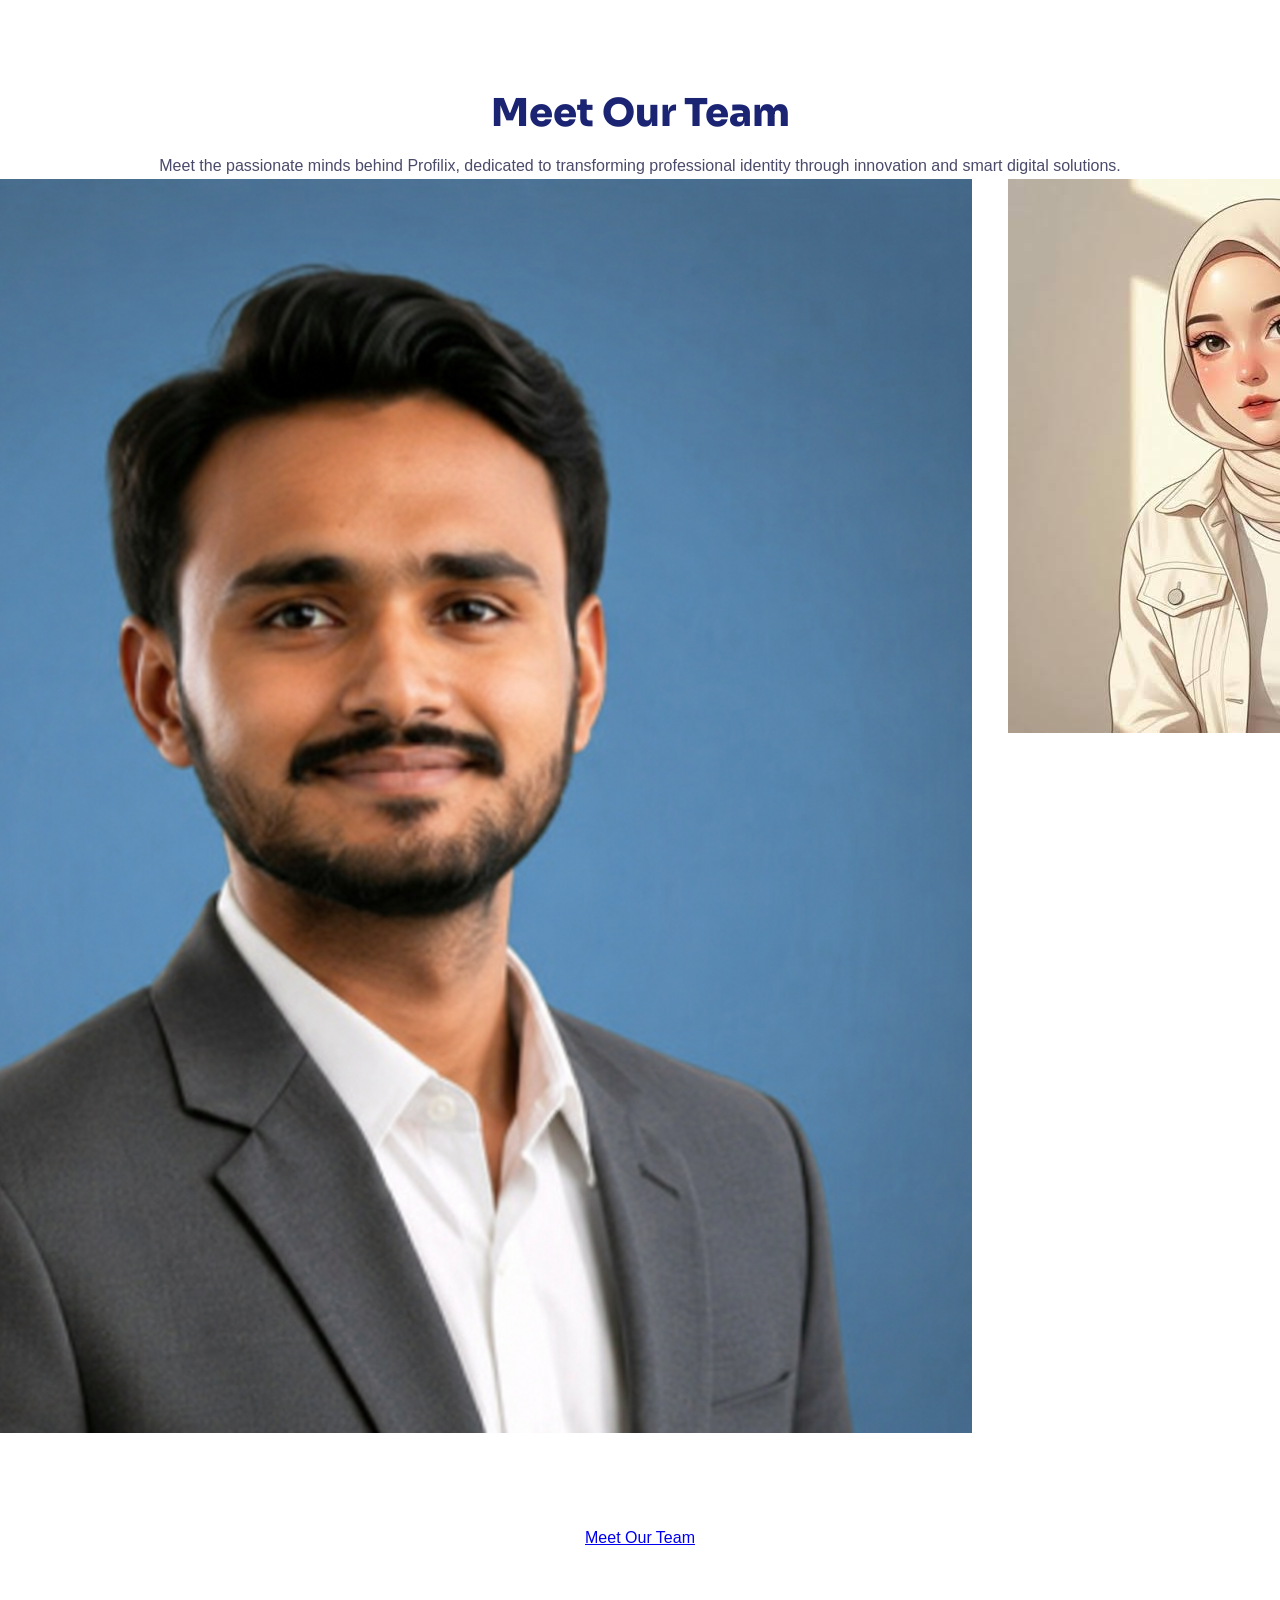
<file: our-team-body.html>
<!DOCTYPE html>
<html lang="en">
<head>
  <meta charset="UTF-8" />
  <meta name="viewport" content="width=device-width, initial-scale=1.0"/>
  <title>Meet Our Team — Profilix</title>
  <link rel="stylesheet" href="style.css" />
  <link href="https://fonts.googleapis.com/css2?family=Playfair+Display:wght@700;800&family=DM+Sans:wght@400;500;600&display=swap" rel="stylesheet"/>
</head>
<body>

<section class="team-section">

  <div class="bg-pattern" aria-hidden="true"></div>

  <div class="section-header">
    <h2 class="section-title">Meet Our Team</h2>

    <div class="title-ornament">
      <span class="orn-dot"></span>
      <span class="orn-line"></span>
      <span class="orn-dot"></span>
    </div>

    <p class="section-desc">
      Meet the passionate minds behind Profilix, dedicated to transforming professional identity through innovation and smart digital solutions.
    </p>
  </div>

  <div class="team-grid">

    <!-- Member 1 -->
    <div class="member-card">
      <div class="member-photo-wrap">
        <img src="images/Team Images/Hina-photo.png" alt="Hina Memon" />
      </div>
      <h3 class="member-name">Hina Memon</h3>
      <h4 class="member-role">CEO of Profilix</h4>
      <div class="member-skills">
        <span class="skill-tag">Full Stack Developer</span>
        <span class="skill-tag">WordPress Developer</span>
        <span class="skill-tag">Graphic Designer</span>
      </div>
    </div>

    <!-- Member 2 -->
    <div class="member-card">
      <div class="member-photo-wrap">
        <img src="images/Team Images/Imtiaz-photo.png" alt="Imtiaz Memon" />
      </div>
      <h3 class="member-name">Imtiaz Memon</h3>
      <h4 class="member-role">Head of Marketing & Business Development</h4>
      <div class="member-skills">
        <span class="skill-tag">Marketing</span>
        <span class="skill-tag">Business Development</span>
      </div>
    </div>

    <!-- Member 3 -->
    <div class="member-card">
      <div class="member-photo-wrap">
        <img src="images/hafsa.jpg" alt="Hafsa Ifrahim" />
      </div>
      <h3 class="member-name">Hafsa Ifrahim</h3>
      <h4 class="member-role">Head of Web Development</h4>
      <div class="member-skills">
        <span class="skill-tag">Web Developer</span>
      </div>
    </div>

    <!-- Member 4 -->
    <div class="member-card">
      <div class="member-photo-wrap">
        <img src="images/Team Images/Afza-photo.png" alt="Afza Islam" />
      </div>
      <h3 class="member-name">Afza Islam</h3>
      <h4 class="member-role">Head of UI/UX Design</h4>
      <div class="member-skills">
        <span class="skill-tag">UI/UX Design</span>
        <span class="skill-tag">Frontend Development</span>
        <span class="skill-tag">Full Stack Development</span>
      </div>
    </div>

  </div>

  <div class="btn-wrap">
    <a href="#" class="btn-team">Meet Our Team</a>
  </div>

</section>

</body>
</html>
</file>
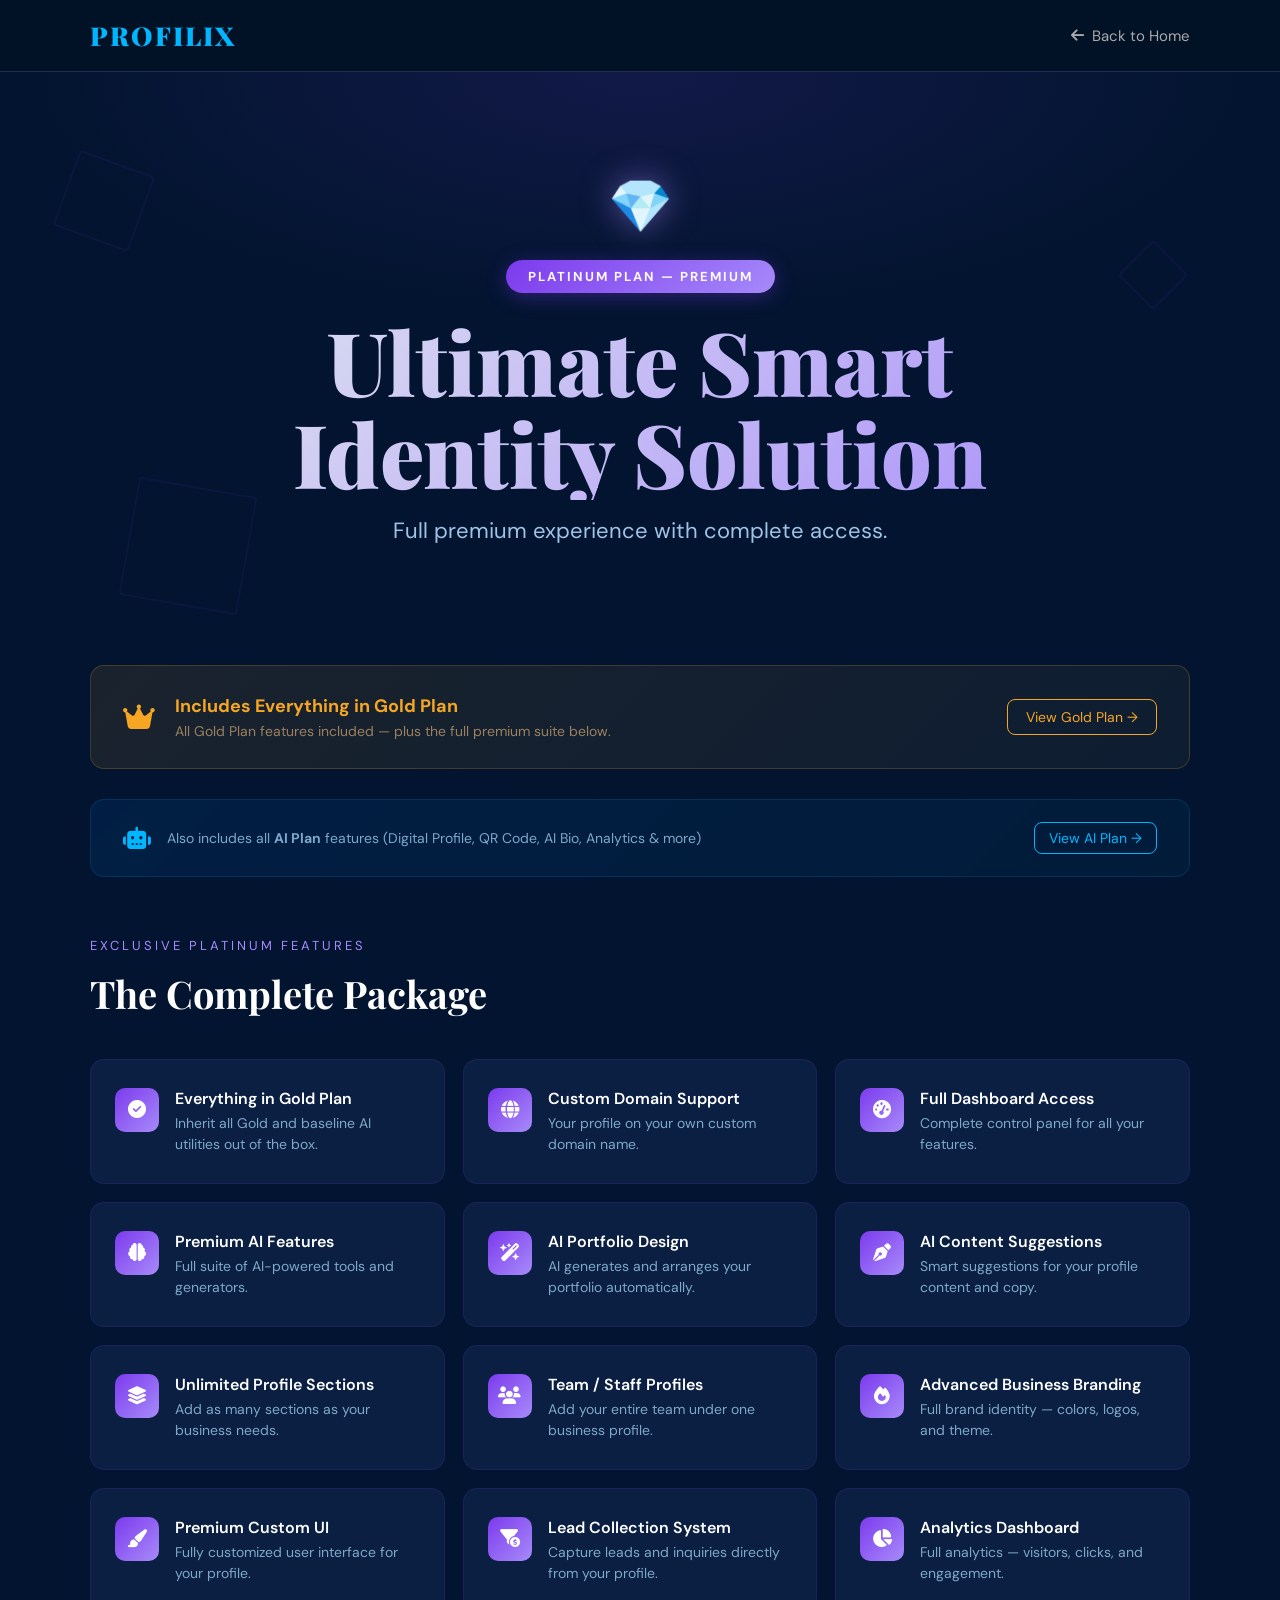
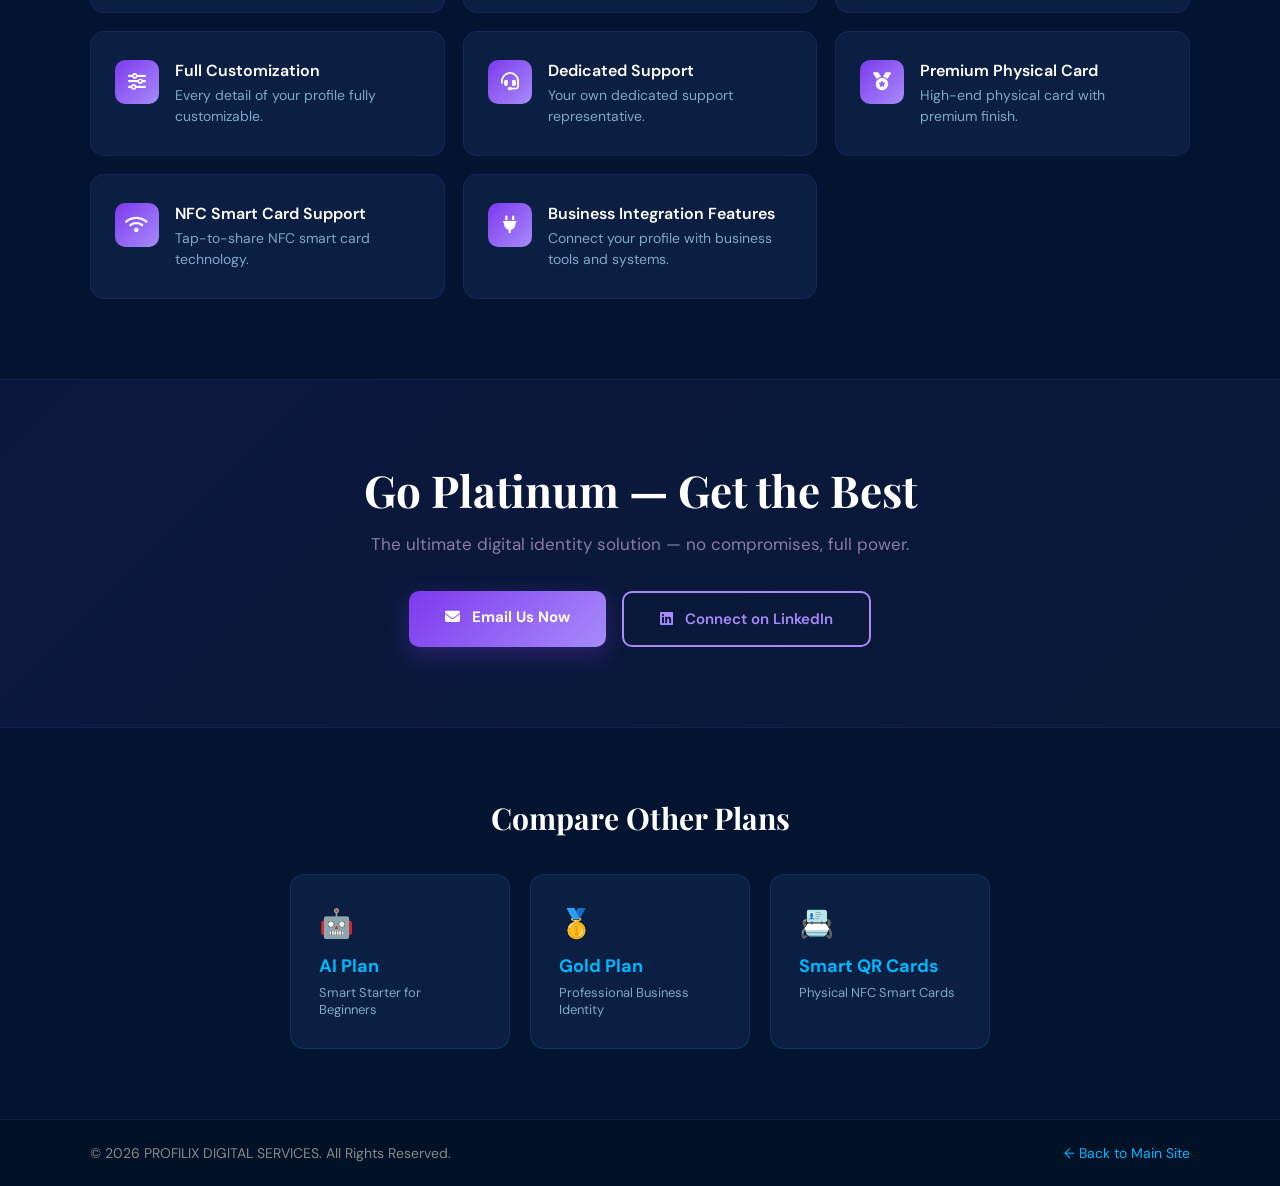
<file: platinum-plan.html>
<!DOCTYPE html>
<html lang="en">
<head>
<meta charset="UTF-8">
<meta name="viewport" content="width=device-width, initial-scale=1.0">
<title>Platinum Plan – PROFILIX</title>
<link rel="stylesheet" href="https://cdnjs.cloudflare.com/ajax/libs/font-awesome/6.5.1/css/all.min.css"/>
<link href="https://fonts.googleapis.com/css2?family=Playfair+Display:wght@400;700;900&family=DM+Sans:wght@300;400;500;600&display=swap" rel="stylesheet">
<style>
*{margin:0;padding:0;box-sizing:border-box;}
:root{
  --navy:#02142f;
  --plat:#e2e8f0;
  --plat2:#94a3b8;
  --accent:#7c3aed;
  --accent2:#a78bfa;
  --blue:#0077ff;
  --sky:#00b7ff;
  --dark:#011126;
  --card:#0a1f42;
}
body{background:var(--navy);color:white;font-family:'DM Sans',sans-serif;overflow-x:hidden;}

nav{
  background:var(--dark);padding:18px 7%;
  display:flex;justify-content:space-between;align-items:center;
  border-bottom:1px solid rgba(167,139,250,0.2);
  position:sticky;top:0;z-index:100;
}
.nav-logo{font-family:'Playfair Display',serif;font-size:26px;font-weight:900;color:var(--sky);text-decoration:none;letter-spacing:2px;}
.nav-back{display:flex;align-items:center;gap:8px;color:#aaa;font-size:15px;text-decoration:none;transition:.3s;}
.nav-back:hover{color:var(--accent2);}

.hero{
  padding:100px 7% 70px;text-align:center;position:relative;overflow:hidden;
}
.hero::before{
  content:'';position:absolute;inset:0;
  background:radial-gradient(ellipse 70% 60% at 50% 0%,rgba(124,58,237,0.13),transparent 70%);
  pointer-events:none;
}
.plan-badge{
  display:inline-block;
  background:linear-gradient(135deg,var(--accent),var(--accent2));
  color:white;padding:8px 22px;border-radius:30px;
  font-size:13px;font-weight:700;letter-spacing:2px;text-transform:uppercase;
  margin-bottom:22px;box-shadow:0 4px 20px rgba(124,58,237,0.35);
}
.hero h1{
  font-family:'Playfair Display',serif;
  font-size:clamp(48px,7vw,88px);font-weight:900;
  background:linear-gradient(135deg,var(--plat),var(--accent2));
  -webkit-background-clip:text;-webkit-text-fill-color:transparent;background-clip:text;
  line-height:1.05;margin-bottom:16px;
  animation:fadeUp .7s ease both;
}
.hero h2{
  font-size:clamp(16px,2.5vw,22px);color:#a0c4e8;
  font-weight:400;margin-bottom:50px;
  animation:fadeUp .7s .1s ease both;
}
@keyframes fadeUp{from{opacity:0;transform:translateY(30px)}to{opacity:1;transform:none}}

/* Crown badge */
.crown-wrap{
  display:flex;justify-content:center;margin-bottom:20px;
  animation:fadeUp .5s ease both;
}
.crown-wrap span{
  font-size:52px;
  filter:drop-shadow(0 0 16px rgba(167,139,250,0.5));
}

.shape{position:absolute;border:2px solid rgba(124,58,237,0.08);border-radius:4px;animation:spin 18s linear infinite;}
.shape:nth-child(1){width:80px;height:80px;top:15%;left:5%;transform:rotate(20deg);}
.shape:nth-child(2){width:50px;height:50px;top:30%;right:8%;transform:rotate(45deg);animation-duration:12s;}
.shape:nth-child(3){width:120px;height:120px;bottom:10%;left:10%;transform:rotate(10deg);animation-duration:22s;}
@keyframes spin{from{transform:rotate(0deg)}to{transform:rotate(360deg)}}

.features-section{padding:0 7% 80px;}
.section-label{font-size:13px;letter-spacing:3px;text-transform:uppercase;color:var(--accent2);margin-bottom:14px;}

.features-grid{
  display:grid;grid-template-columns:repeat(auto-fill,minmax(290px,1fr));
  gap:18px;margin-top:40px;
}
.feature-card{
  background:var(--card);
  border:1px solid rgba(124,58,237,0.15);
  border-radius:14px;padding:28px 24px;
  display:flex;align-items:flex-start;gap:16px;transition:.4s ease;
  animation:fadeUp .6s ease both;
}
.feature-card:hover{border-color:var(--accent2);transform:translateY(-4px);box-shadow:0 12px 30px rgba(124,58,237,0.15);}
.feature-card:nth-child(2){animation-delay:.05s}
.feature-card:nth-child(3){animation-delay:.1s}
.feature-card:nth-child(4){animation-delay:.15s}
.feature-card:nth-child(5){animation-delay:.2s}
.feature-card:nth-child(6){animation-delay:.25s}
.feature-card:nth-child(7){animation-delay:.3s}
.feature-card:nth-child(8){animation-delay:.35s}
.feature-card:nth-child(9){animation-delay:.4s}
.feature-card:nth-child(10){animation-delay:.45s}
.feature-card:nth-child(11){animation-delay:.5s}
.feature-card:nth-child(12){animation-delay:.55s}
.feature-card:nth-child(13){animation-delay:.6s}
.feature-card:nth-child(14){animation-delay:.65s}
.feature-card:nth-child(15){animation-delay:.7s}
.feature-card:nth-child(16){animation-delay:.75s}
.feature-card:nth-child(17){animation-delay:.8s}
.feat-icon{
  width:44px;height:44px;min-width:44px;
  background:linear-gradient(135deg,var(--accent),var(--accent2));
  border-radius:10px;display:flex;align-items:center;justify-content:center;
  font-size:18px;
}
.feat-text h3{font-size:16px;font-weight:600;margin-bottom:4px;color:white;}
.feat-text p{font-size:14px;color:#7fa8c8;line-height:1.5;}

/* INCLUDES BANNER */
.includes-banner{
  margin:0 7% 30px;
  background:linear-gradient(135deg,rgba(245,166,35,0.1),rgba(255,209,102,0.05));
  border:1px solid rgba(245,166,35,0.2);
  border-radius:14px;padding:28px 32px;
  display:flex;align-items:center;gap:20px;flex-wrap:wrap;
}
.includes-banner i{font-size:28px;color:#f5a623;}
.includes-banner h3{font-size:18px;color:#f5a623;margin-bottom:4px;}
.includes-banner p{font-size:14px;color:#9a8060;}
.includes-banner a{margin-left:auto;color:#f5a623;font-size:14px;text-decoration:none;border:1px solid #f5a623;padding:8px 18px;border-radius:8px;transition:.3s;white-space:nowrap;}
.includes-banner a:hover{background:rgba(245,166,35,0.08);}
.includes-banner2{
  margin:0 7% 60px;
  background:linear-gradient(135deg,rgba(0,119,255,0.1),rgba(0,183,255,0.05));
  border:1px solid rgba(0,183,255,0.15);
  border-radius:14px;padding:22px 32px;
  display:flex;align-items:center;gap:16px;flex-wrap:wrap;
}
.includes-banner2 i{font-size:22px;color:var(--sky);}
.includes-banner2 p{font-size:14px;color:#7fa8c8;}
.includes-banner2 a{color:var(--sky);text-decoration:none;font-size:14px;margin-left:auto;border:1px solid var(--sky);padding:6px 14px;border-radius:8px;transition:.3s;white-space:nowrap;}
.includes-banner2 a:hover{background:rgba(0,183,255,0.08);}

.cta-section{
  padding:80px 7%;text-align:center;
  background:linear-gradient(135deg,rgba(124,58,237,0.08),rgba(167,139,250,0.04));
  border-top:1px solid rgba(124,58,237,0.15);
  border-bottom:1px solid rgba(124,58,237,0.15);
}
.cta-section h2{font-family:'Playfair Display',serif;font-size:clamp(28px,4vw,44px);margin-bottom:14px;color:white;}
.cta-section p{color:#8b7ca8;font-size:17px;margin-bottom:36px;}
.btn-row{display:flex;gap:16px;justify-content:center;flex-wrap:wrap;}
.btn-primary{
  padding:16px 36px;
  background:linear-gradient(135deg,var(--accent),var(--accent2));
  color:white;font-weight:700;font-size:15px;
  border:none;border-radius:10px;cursor:pointer;text-decoration:none;display:inline-block;
  transition:.4s;box-shadow:0 8px 24px rgba(124,58,237,0.3);
}
.btn-primary:hover{transform:translateY(-4px);box-shadow:0 14px 30px rgba(124,58,237,0.4);}
.btn-outline{
  padding:16px 36px;background:transparent;color:var(--accent2);font-weight:600;font-size:15px;
  border:2px solid var(--accent2);border-radius:10px;cursor:pointer;text-decoration:none;display:inline-block;transition:.4s;
}
.btn-outline:hover{background:rgba(124,58,237,0.08);}

.plans-nav{padding:70px 7%;text-align:center;}
.plans-nav h3{font-family:'Playfair Display',serif;font-size:30px;color:white;margin-bottom:36px;}
.plans-row{display:flex;gap:20px;justify-content:center;flex-wrap:wrap;}
.plan-card{
  background:var(--card);border:1px solid rgba(0,183,255,0.15);
  border-radius:14px;padding:30px 28px;width:220px;text-align:left;
  text-decoration:none;color:white;transition:.4s;
}
.plan-card:hover{border-color:var(--sky);transform:translateY(-6px);}
.plan-card .icon{font-size:28px;margin-bottom:12px;}
.plan-card h4{font-size:18px;font-weight:700;color:var(--sky);margin-bottom:6px;}
.plan-card p{font-size:13px;color:#7fa8c8;}

.footer-mini{
  background:var(--dark);padding:24px 7%;
  display:flex;justify-content:space-between;align-items:center;
  border-top:1px solid rgba(255,255,255,0.06);flex-wrap:wrap;gap:12px;
}
.footer-mini p{color:#888;font-size:14px;}
.footer-mini a{color:var(--sky);font-size:14px;text-decoration:none;}

@media(max-width:768px){
  .hero{padding:70px 5% 50px;}
  .features-section,.cta-section,.plans-nav{padding-left:5%;padding-right:5%;}
  .includes-banner,.includes-banner2{margin-left:5%;margin-right:5%;}
  .includes-banner a,.includes-banner2 a{margin-left:0;}
}
</style>
</head>
<body>

<nav>
  <a href="index.html" class="nav-logo">PROFILIX</a>
  <a href="index.html" class="nav-back"><i class="fa fa-arrow-left"></i> Back to Home</a>
</nav>

<section class="hero">
  <div class="shape"></div>
  <div class="shape"></div>
  <div class="shape"></div>
  <div class="crown-wrap"><span>💎</span></div>
  <div class="plan-badge">Platinum Plan — Premium</div>
  <h1>Ultimate Smart<br>Identity Solution</h1>
  <h2>Full premium experience with complete access.</h2>
</section>

<div class="includes-banner">
  <i class="fa fa-crown"></i>
  <div>
    <h3>Includes Everything in Gold Plan</h3>
    <p>All Gold Plan features included — plus the full premium suite below.</p>
  </div>
  <a href="gold-plan.html">View Gold Plan →</a>
</div>

<div class="includes-banner2">
  <i class="fa fa-robot"></i>
  <div><p>Also includes all <strong>AI Plan</strong> features (Digital Profile, QR Code, AI Bio, Analytics & more)</p></div>
  <a href="ai-plan.html">View AI Plan →</a>
</div>

<section class="features-section">
  <p class="section-label">Exclusive Platinum Features</p>
  <h2 style="font-family:'Playfair Display',serif;font-size:clamp(26px,3.5vw,38px);color:white;">The Complete Package</h2>

  <div class="features-grid">
    <div class="feature-card">
      <div class="feat-icon"><i class="fa fa-circle-check"></i></div>
      <div class="feat-text"><h3>Everything in Gold Plan</h3><p>Inherit all Gold and baseline AI utilities out of the box.</p></div>
    </div>
    <div class="feature-card">
      <div class="feat-icon"><i class="fa fa-globe"></i></div>
      <div class="feat-text"><h3>Custom Domain Support</h3><p>Your profile on your own custom domain name.</p></div>
    </div>
    <div class="feature-card">
      <div class="feat-icon"><i class="fa fa-gauge-high"></i></div>
      <div class="feat-text"><h3>Full Dashboard Access</h3><p>Complete control panel for all your features.</p></div>
    </div>
    <div class="feature-card">
      <div class="feat-icon"><i class="fa fa-brain"></i></div>
      <div class="feat-text"><h3>Premium AI Features</h3><p>Full suite of AI-powered tools and generators.</p></div>
    </div>
    <div class="feature-card">
      <div class="feat-icon"><i class="fa fa-wand-magic-sparkles"></i></div>
      <div class="feat-text"><h3>AI Portfolio Design</h3><p>AI generates and arranges your portfolio automatically.</p></div>
    </div>
    <div class="feature-card">
      <div class="feat-icon"><i class="fa fa-pen-nib"></i></div>
      <div class="feat-text"><h3>AI Content Suggestions</h3><p>Smart suggestions for your profile content and copy.</p></div>
    </div>
    <div class="feature-card">
      <div class="feat-icon"><i class="fa fa-layer-group"></i></div>
      <div class="feat-text"><h3>Unlimited Profile Sections</h3><p>Add as many sections as your business needs.</p></div>
    </div>
    <div class="feature-card">
      <div class="feat-icon"><i class="fa fa-users"></i></div>
      <div class="feat-text"><h3>Team / Staff Profiles</h3><p>Add your entire team under one business profile.</p></div>
    </div>
    <div class="feature-card">
      <div class="feat-icon"><i class="fa fa-fire"></i></div>
      <div class="feat-text"><h3>Advanced Business Branding</h3><p>Full brand identity — colors, logos, and theme.</p></div>
    </div>
    <div class="feature-card">
      <div class="feat-icon"><i class="fa fa-paintbrush"></i></div>
      <div class="feat-text"><h3>Premium Custom UI</h3><p>Fully customized user interface for your profile.</p></div>
    </div>
    <div class="feature-card">
      <div class="feat-icon"><i class="fa fa-funnel-dollar"></i></div>
      <div class="feat-text"><h3>Lead Collection System</h3><p>Capture leads and inquiries directly from your profile.</p></div>
    </div>
    <div class="feature-card">
      <div class="feat-icon"><i class="fa fa-chart-pie"></i></div>
      <div class="feat-text"><h3>Analytics Dashboard</h3><p>Full analytics — visitors, clicks, and engagement.</p></div>
    </div>
    <div class="feature-card">
      <div class="feat-icon"><i class="fa fa-sliders"></i></div>
      <div class="feat-text"><h3>Full Customization</h3><p>Every detail of your profile fully customizable.</p></div>
    </div>
    <div class="feature-card">
      <div class="feat-icon"><i class="fa fa-headset"></i></div>
      <div class="feat-text"><h3>Dedicated Support</h3><p>Your own dedicated support representative.</p></div>
    </div>
    <div class="feature-card">
      <div class="feat-icon"><i class="fa fa-medal"></i></div>
      <div class="feat-text"><h3>Premium Physical Card</h3><p>High-end physical card with premium finish.</p></div>
    </div>
    <div class="feature-card">
      <div class="feat-icon"><i class="fa fa-wifi"></i></div>
      <div class="feat-text"><h3>NFC Smart Card Support</h3><p>Tap-to-share NFC smart card technology.</p></div>
    </div>
    <div class="feature-card">
      <div class="feat-icon"><i class="fa fa-plug"></i></div>
      <div class="feat-text"><h3>Business Integration Features</h3><p>Connect your profile with business tools and systems.</p></div>
    </div>
  </div>
</section>

<!-- CTA WITH UPDATED EMAIL & LINKEDIN LINKS -->
<section class="cta-section">
  <h2>Go Platinum — Get the Best</h2>
  <p>The ultimate digital identity solution — no compromises, full power.</p>
  <div class="btn-row">
    <!-- Email Contact Button -->
    <a href="mailto:profilix.services@gmail.com" class="btn-primary"><i class="fa fa-envelope" style="margin-right: 8px;"></i> Email Us Now</a>
    <!-- LinkedIn Contact Button -->
    <a href="https://linkedin.com/company/profilix" target="_blank" class="btn-outline"><i class="fab fa-linkedin" style="margin-right: 8px;"></i> Connect on LinkedIn</a>
  </div>
</section>

<section class="plans-nav">
  <h3>Compare Other Plans</h3>
  <div class="plans-row">
    <a href="ai-plan.html" class="plan-card">
      <div class="icon">🤖</div>
      <h4>AI Plan</h4>
      <p>Smart Starter for Beginners</p>
    </a>
    <a href="gold-plan.html" class="plan-card">
      <div class="icon">🥇</div>
      <h4>Gold Plan</h4>
      <p>Professional Business Identity</p>
    </a>
    <a href="smart-qr.html" class="plan-card">
      <div class="icon">📇</div>
      <h4>Smart QR Cards</h4>
      <p>Physical NFC Smart Cards</p>
    </a>
  </div>
</section>

<div class="footer-mini">
  <p>© 2026 PROFILIX DIGITAL SERVICES. All Rights Reserved.</p>
  <a href="index.html">← Back to Main Site</a>
</div>

</body>
</html>
</file>
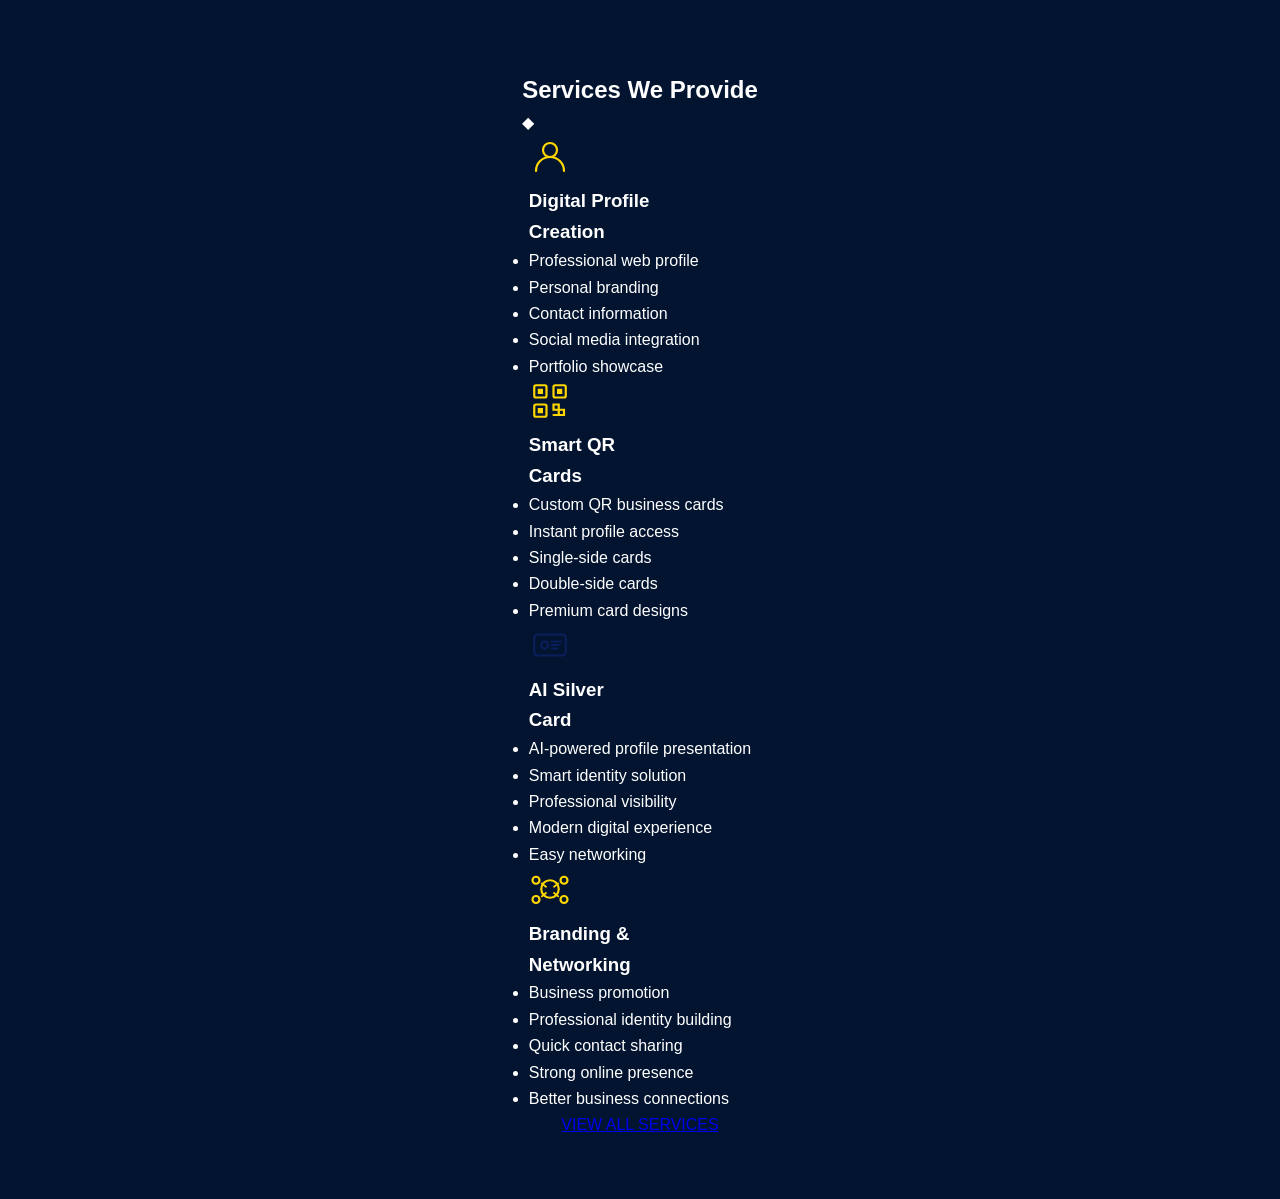
<file: services-body.html>
<!DOCTYPE html>
<html lang="en">
<head>
  <meta charset="UTF-8" />
  <meta name="viewport" content="width=device-width, initial-scale=1.0"/>
  <title>Services We Provide</title>
  <link rel="stylesheet" href="style.css" />
  <link href="https://fonts.googleapis.com/css2?family=Montserrat:wght@400;600;700;800&family=Open+Sans:wght@400;600&display=swap" rel="stylesheet"/>
</head>
<body>
 
  <section class="services-section">
    <div class="section-header">
      <h2>Services We Provide</h2>
      <div class="divider">
        <span class="line"></span>
        <span class="diamond">&#9670;</span>
        <span class="line"></span>
      </div>
    </div>
 
    <div class="cards-wrapper">
 
      <!-- Card 1: Digital Profile Creation -->
      <div class="card navy">
        <div class="card-icon">
          <svg viewBox="0 0 48 48" fill="none" xmlns="http://www.w3.org/2000/svg" width="42" height="42">
            <circle cx="24" cy="16" r="8" stroke="#FFD700" stroke-width="2.5"/>
            <path d="M8 40c0-8.837 7.163-16 16-16s16 7.163 16 16" stroke="#FFD700" stroke-width="2.5" stroke-linecap="round"/>
          </svg>
        </div>
        <h3>Digital Profile<br/>Creation</h3>
        <ul>
          <li>Professional web profile</li>
          <li>Personal branding</li>
          <li>Contact information</li>
          <li>Social media integration</li>
          <li>Portfolio showcase</li>
        </ul>
      </div>
 
      <!-- Card 2: Smart QR Cards -->
      <div class="card navy">
        <div class="card-icon">
          <svg viewBox="0 0 48 48" fill="none" xmlns="http://www.w3.org/2000/svg" width="42" height="42">
            <rect x="6" y="6" width="14" height="14" rx="2" stroke="#FFD700" stroke-width="2.5"/>
            <rect x="28" y="6" width="14" height="14" rx="2" stroke="#FFD700" stroke-width="2.5"/>
            <rect x="6" y="28" width="14" height="14" rx="2" stroke="#FFD700" stroke-width="2.5"/>
            <rect x="10" y="10" width="6" height="6" fill="#FFD700"/>
            <rect x="32" y="10" width="6" height="6" fill="#FFD700"/>
            <rect x="10" y="32" width="6" height="6" fill="#FFD700"/>
            <path d="M28 28h6v6h-6zM34 34h6v6h-6zM28 40h6" stroke="#FFD700" stroke-width="2.5" stroke-linecap="round"/>
          </svg>
        </div>
        <h3>Smart QR<br/>Cards</h3>
        <ul>
          <li>Custom QR business cards</li>
          <li>Instant profile access</li>
          <li>Single-side cards</li>
          <li>Double-side cards</li>
          <li>Premium card designs</li>
        </ul>
      </div>
 
      <!-- Card 3: AI Silver Card (Yellow highlight) -->
      <div class="card yellow">
        <div class="card-icon">
          <svg viewBox="0 0 48 48" fill="none" xmlns="http://www.w3.org/2000/svg" width="42" height="42">
            <rect x="6" y="12" width="36" height="24" rx="4" stroke="#0a1f5c" stroke-width="2.5"/>
            <circle cx="18" cy="24" r="4" stroke="#0a1f5c" stroke-width="2.5"/>
            <path d="M26 20h10M26 24h8M26 28h6" stroke="#0a1f5c" stroke-width="2.5" stroke-linecap="round"/>
          </svg>
        </div>
        <h3>AI Silver<br/>Card</h3>
        <ul>
          <li>AI-powered profile presentation</li>
          <li>Smart identity solution</li>
          <li>Professional visibility</li>
          <li>Modern digital experience</li>
          <li>Easy networking</li>
        </ul>
      </div>
 
      <!-- Card 4: Branding & Networking -->
      <div class="card navy">
        <div class="card-icon">
          <svg viewBox="0 0 48 48" fill="none" xmlns="http://www.w3.org/2000/svg" width="42" height="42">
            <circle cx="24" cy="24" r="10" stroke="#FFD700" stroke-width="2.5"/>
            <circle cx="8" cy="14" r="4" stroke="#FFD700" stroke-width="2.5"/>
            <circle cx="40" cy="14" r="4" stroke="#FFD700" stroke-width="2.5"/>
            <circle cx="8" cy="36" r="4" stroke="#FFD700" stroke-width="2.5"/>
            <circle cx="40" cy="36" r="4" stroke="#FFD700" stroke-width="2.5"/>
            <path d="M14 17l6 5M34 17l-6 5M14 33l6-5M34 33l-6-5" stroke="#FFD700" stroke-width="2"/>
          </svg>
        </div>
        <h3>Branding &amp;<br/>Networking</h3>
        <ul>
          <li>Business promotion</li>
          <li>Professional identity building</li>
          <li>Quick contact sharing</li>
          <li>Strong online presence</li>
          <li>Better business connections</li>
        </ul>
      </div>
 
    </div>
 
    <div class="btn-wrap">
      <a href="#" class="view-btn">VIEW ALL SERVICES</a>
    </div>
  </section>
 
</body>
</html>
</file>
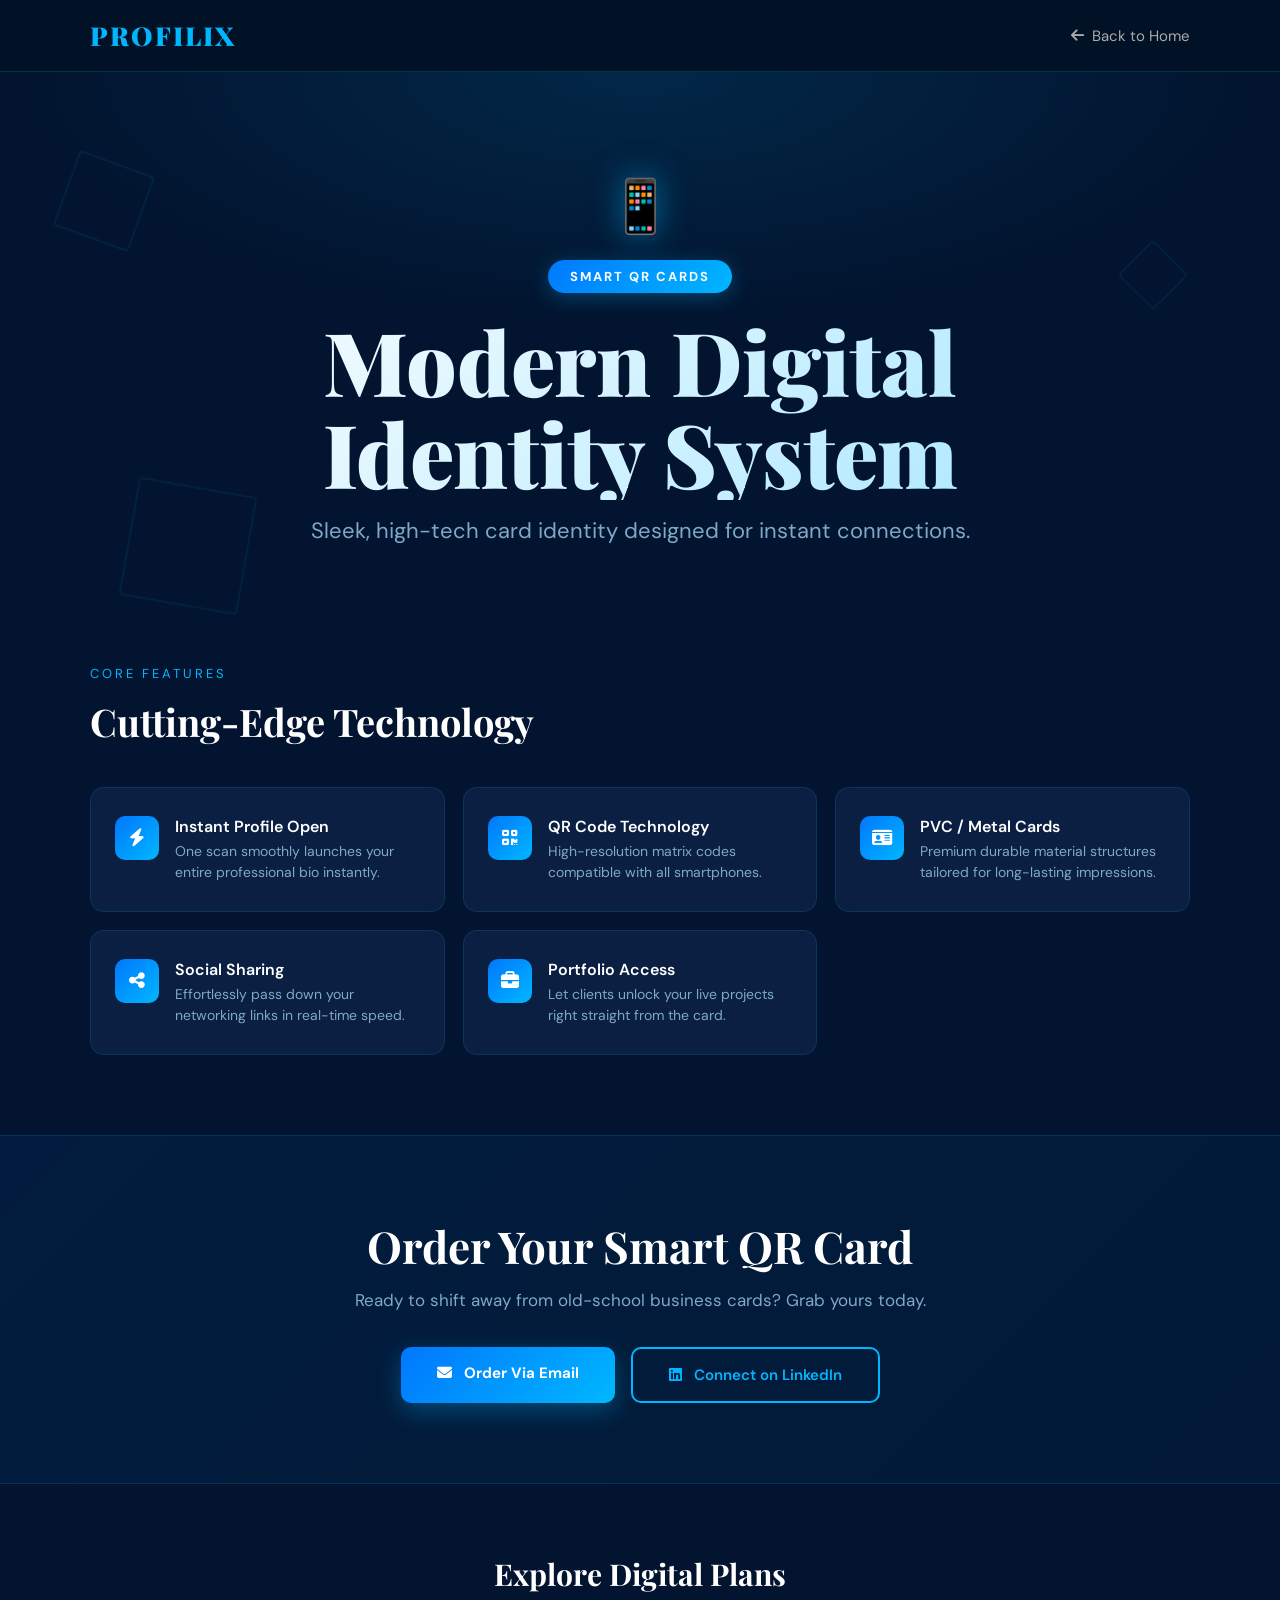
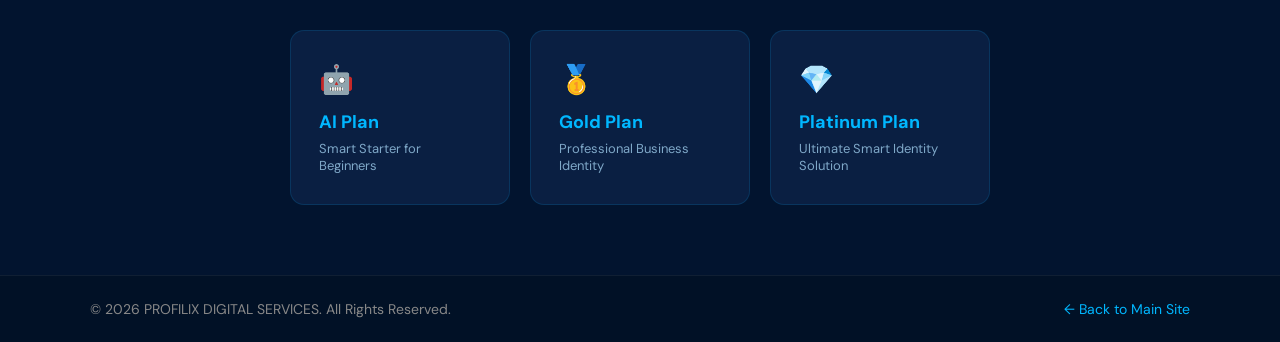
<file: smart-qr.html>
<!DOCTYPE html>
<html lang="en">
<head>
<meta charset="UTF-8">
<meta name="viewport" content="width=device-width, initial-scale=1.0">
<title>Smart QR Cards – PROFILIX</title>
<link rel="stylesheet" href="https://cdnjs.cloudflare.com/ajax/libs/font-awesome/6.5.1/css/all.min.css"/>
<link href="https://fonts.googleapis.com/css2?family=Playfair+Display:wght@400;700;900&family=DM+Sans:wght@300;400;500;600&display=swap" rel="stylesheet">
<style>
*{margin:0;padding:0;box-sizing:border-box;}
:root{
  --navy:#02142f;
  --blue:#0077ff;
  --sky:#00b7ff;
  --sky2:#a3e5ff;
  --dark:#011126;
  --card:#0a1f42;
}
body{background:var(--navy);color:white;font-family:'DM Sans',sans-serif;overflow-x:hidden;}

nav{
  background:var(--dark);padding:18px 7%;
  display:flex;justify-content:space-between;align-items:center;
  border-bottom:1px solid rgba(0,183,255,0.2);
  position:sticky;top:0;z-index:100;
}
.nav-logo{font-family:'Playfair Display',serif;font-size:26px;font-weight:900;color:var(--sky);text-decoration:none;letter-spacing:2px;}
.nav-back{display:flex;align-items:center;gap:8px;color:#aaa;font-size:15px;text-decoration:none;transition:.3s;}
.nav-back:hover{color:var(--sky);}

.hero{
  padding:100px 7% 70px;text-align:center;position:relative;overflow:hidden;
}
.hero::before{
  content:'';position:absolute;inset:0;
  background:radial-gradient(ellipse 70% 60% at 50% 0%,rgba(0,183,255,0.12),transparent 70%);
  pointer-events:none;
}
.plan-badge{
  display:inline-block;
  background:linear-gradient(135deg,var(--blue),var(--sky));
  color:white;padding:8px 22px;border-radius:30px;
  font-size:13px;font-weight:700;letter-spacing:2px;text-transform:uppercase;
  margin-bottom:22px;box-shadow:0 4px 20px rgba(0,183,255,0.3);
}
.hero h1{
  font-family:'Playfair Display',serif;
  font-size:clamp(48px,7vw,88px);font-weight:900;
  background:linear-gradient(135deg,white,var(--sky2));
  -webkit-background-clip:text;-webkit-text-fill-color:transparent;background-clip:text;
  line-height:1.05;margin-bottom:16px;
  animation:fadeUp .7s ease both;
}
.hero h2{
  font-size:clamp(16px,2.5vw,22px);color:#7fa8c8;
  font-weight:400;margin-bottom:50px;
  animation:fadeUp .7s .1s ease both;
}
@keyframes fadeUp{from{opacity:0;transform:translateY(30px)}to{opacity:1;transform:none}}

/* QR Badge Animation */
.qr-wrap{
  display:flex;justify-content:center;margin-bottom:20px;
  animation:fadeUp .5s ease both;
}
.qr-wrap span{
  font-size:52px;
  filter:drop-shadow(0 0 16px rgba(0,183,255,0.5));
}

.shape{position:absolute;border:2px solid rgba(0,183,255,0.08);border-radius:4px;animation:spin 18s linear infinite;}
.shape:nth-child(1){width:80px;height:80px;top:15%;left:5%;transform:rotate(20deg);}
.shape:nth-child(2){width:50px;height:50px;top:30%;right:8%;transform:rotate(45deg);animation-duration:12s;}
.shape:nth-child(3){width:120px;height:120px;bottom:10%;left:10%;transform:rotate(10deg);animation-duration:22s;}
@keyframes spin{from{transform:rotate(0deg)}to{transform:rotate(360deg)}}

.features-section{padding:0 7% 80px;}
.section-label{font-size:13px;letter-spacing:3px;text-transform:uppercase;color:var(--sky);margin-bottom:14px;}

.features-grid{
  display:grid;grid-template-columns:repeat(auto-fill,minmax(290px,1fr));
  gap:18px;margin-top:40px;
}
.feature-card{
  background:var(--card);
  border:1px solid rgba(0,183,255,0.15);
  border-radius:14px;padding:28px 24px;
  display:flex;align-items:flex-start;gap:16px;transition:.4s ease;
  animation:fadeUp .6s ease both;
}
.feature-card:hover{border-color:var(--sky);transform:translateY(-4px);box-shadow:0 12px 30px rgba(0,183,255,0.15);}
.feature-card:nth-child(2){animation-delay:.05s}
.feature-card:nth-child(3){animation-delay:.1s}
.feature-card:nth-child(4){animation-delay:.15s}
.feature-card:nth-child(5){animation-delay:.2s}

.feat-icon{
  width:44px;height:44px;min-width:44px;
  background:linear-gradient(135deg,var(--blue),var(--sky));
  border-radius:10px;display:flex;align-items:center;justify-content:center;
  font-size:18px;color:white;
}
.feat-text h3{font-size:16px;font-weight:600;margin-bottom:4px;color:white;}
.feat-text p{font-size:14px;color:#7fa8c8;line-height:1.5;}

.cta-section{
  padding:80px 7%;text-align:center;
  background:linear-gradient(135deg,rgba(0,119,255,0.08),rgba(0,183,255,0.04));
  border-top:1px solid rgba(0,183,255,0.15);
  border-bottom:1px solid rgba(0,183,255,0.15);
}
.cta-section h2{font-family:'Playfair Display',serif;font-size:clamp(28px,4vw,44px);margin-bottom:14px;color:white;}
.cta-section p{color:#7fa8c8;font-size:17px;margin-bottom:36px;}
.btn-row{display:flex;gap:16px;justify-content:center;flex-wrap:wrap;}
.btn-primary{
  padding:16px 36px;
  background:linear-gradient(135deg,var(--blue),var(--sky));
  color:white;font-weight:700;font-size:15px;
  border:none;border-radius:10px;cursor:pointer;text-decoration:none;display:inline-block;
  transition:.4s;box-shadow:0 8px 24px rgba(0,183,255,0.3);
}
.btn-primary:hover{transform:translateY(-4px);box-shadow:0 14px 30px rgba(0,183,255,0.4);}
.btn-outline{
  padding:16px 36px;background:transparent;color:var(--sky);font-weight:600;font-size:15px;
  border:2px solid var(--sky);border-radius:10px;cursor:pointer;text-decoration:none;display:inline-block;transition:.4s;
}
.btn-outline:hover{background:rgba(0,183,255,0.08);}

.plans-nav{padding:70px 7%;text-align:center;}
.plans-nav h3{font-family:'Playfair Display',serif;font-size:30px;color:white;margin-bottom:36px;}
.plans-row{display:flex;gap:20px;justify-content:center;flex-wrap:wrap;}
.plan-card{
  background:var(--card);border:1px solid rgba(0,183,255,0.15);
  border-radius:14px;padding:30px 28px;width:220px;text-align:left;
  text-decoration:none;color:white;transition:.4s;
}
.plan-card:hover{border-color:var(--sky);transform:translateY(-6px);}
.plan-card .icon{font-size:28px;margin-bottom:12px;}
.plan-card h4{font-size:18px;font-weight:700;color:var(--sky);margin-bottom:6px;}
.plan-card p{font-size:13px;color:#7fa8c8;}

.footer-mini{
  background:var(--dark);padding:24px 7%;
  display:flex;justify-content:space-between;align-items:center;
  border-top:1px solid rgba(255,255,255,0.06);flex-wrap:wrap;gap:12px;
}
.footer-mini p{color:#888;font-size:14px;}
.footer-mini a{color:var(--sky);font-size:14px;text-decoration:none;}

@media(max-width:768px){
  .hero{padding:70px 5% 50px;}
  .features-section,.cta-section,.plans-nav{padding-left:5%;padding-right:5%;}
}
</style>
</head>
<body>

<nav>
  <a href="index.html" class="nav-logo">PROFILIX</a>
  <a href="index.html" class="nav-back"><i class="fa fa-arrow-left"></i> Back to Home</a>
</nav>

<section class="hero">
  <div class="shape"></div>
  <div class="shape"></div>
  <div class="shape"></div>
  <div class="qr-wrap"><span>📱</span></div>
  <div class="plan-badge">Smart QR Cards</div>
  <h1>Modern Digital<br>Identity System</h1>
  <h2>Sleek, high-tech card identity designed for instant connections.</h2>
</section>

<section class="features-section">
  <p class="section-label">Core Features</p>
  <h2 style="font-family:'Playfair Display',serif;font-size:clamp(26px,3.5vw,38px);color:white;">Cutting-Edge Technology</h2>

  <div class="features-grid">
    <div class="feature-card">
      <div class="feat-icon"><i class="fa fa-bolt"></i></div>
      <div class="feat-text"><h3>Instant Profile Open</h3><p>One scan smoothly launches your entire professional bio instantly.</p></div>
    </div>
    <div class="feature-card">
      <div class="feat-icon"><i class="fa fa-qrcode"></i></div>
      <div class="feat-text"><h3>QR Code Technology</h3><p>High-resolution matrix codes compatible with all smartphones.</p></div>
    </div>
    <div class="feature-card">
      <div class="feat-icon"><i class="fa fa-id-card"></i></div>
      <div class="feat-text"><h3>PVC / Metal Cards</h3><p>Premium durable material structures tailored for long-lasting impressions.</p></div>
    </div>
    <div class="feature-card">
      <div class="feat-icon"><i class="fa fa-share-nodes"></i></div>
      <div class="feat-text"><h3>Social Sharing</h3><p>Effortlessly pass down your networking links in real-time speed.</p></div>
    </div>
    <div class="feature-card">
      <div class="feat-icon"><i class="fa fa-briefcase"></i></div>
      <div class="feat-text"><h3>Portfolio Access</h3><p>Let clients unlock your live projects right straight from the card.</p></div>
    </div>
  </div>
</section>

<!-- CTA WITH UPDATED EMAIL & LINKEDIN LINKS -->
<section class="cta-section">
  <h2>Order Your Smart QR Card</h2>
  <p>Ready to shift away from old-school business cards? Grab yours today.</p>
  <div class="btn-row">
    <!-- Email Order Button -->
    <a href="mailto:profilix.services@gmail.com?subject=Smart%20QR%20Cards%20Order" class="btn-primary"><i class="fa fa-envelope" style="margin-right: 8px;"></i> Order Via Email</a>
    <!-- LinkedIn Contact Button -->
    <a href="https://linkedin.com/company/profilix" target="_blank" class="btn-outline"><i class="fab fa-linkedin" style="margin-right: 8px;"></i> Connect on LinkedIn</a>
  </div>
</section>

<section class="plans-nav">
  <h3>Explore Digital Plans</h3>
  <div class="plans-row">
    <a href="ai-plan.html" class="plan-card">
      <div class="icon">🤖</div>
      <h4>AI Plan</h4>
      <p>Smart Starter for Beginners</p>
    </a>
    <a href="gold-plan.html" class="plan-card">
      <div class="icon">🥇</div>
      <h4>Gold Plan</h4>
      <p>Professional Business Identity</p>
    </a>
    <a href="platinum-plan.html" class="plan-card">
      <div class="icon">💎</div>
      <h4>Platinum Plan</h4>
      <p>Ultimate Smart Identity Solution</p>
    </a>
  </div>
</section>

<div class="footer-mini">
  <p>© 2026 PROFILIX DIGITAL SERVICES. All Rights Reserved.</p>
  <a href="index.html">← Back to Main Site</a>
</div>

</body>
</html>
</file>
<file: style.css>
@import url('https://fonts.googleapis.com/css2?family=Sora:wght@300;400;600;700;800&family=DM+Sans:wght@300;400;500&display=swap');

:root {
    --navy: #162A6D;
    --navy-dark: #0a1a4d;
    --navy-light: #1e3a8a;
    --gold: #F5C518;
    --gold-dark: #d4a10a;
    --white: #ffffff;
    --light-bg: #f4f6fb;
    --text-dark: #0d1b3e;
    --text-mid: #3a4a6b;
    --text-light: rgba(255, 255, 255, 0.75);
    --border: rgba(22, 42, 109, 0.12);
    --radius: 14px;
    --radius-sm: 8px;
    --shadow: 0 4px 24px rgba(22, 42, 109, 0.12);
    --shadow-lg: 0 8px 48px rgba(22, 42, 109, 0.2);
}

/* ========== GENERAL STYLES ========== */
html {
    scroll-behavior: smooth;
}

body {
    margin: 0;
    font-family: 'DM Sans', sans-serif;
    color: var(--text-dark);
    background: var(--white);
    overflow-x: hidden;
}

/* ========== HEADER ========== */
.header-responsive {
    position: relative;
    z-index: 1000;


}

.navbar-brand img {
    height: 45px;
    width: auto;
}

.navbar-nav .nav-link {
    color: var(--navy) !important;
    font-size: 14px;
    font-weight: 600;
    transition: color 0.3s ease;



}

.navbar-nav .nav-link:hover {
    color: var(--gold) !important;
}

.nav-cta {
    background: var(--gold) !important;
    color: var(--navy-dark) !important;
    padding: 8px 20px !important;
    border-radius: var(--radius-sm);
    font-weight: 700;
}

.nav-cta:hover {
    background: var(--gold-dark) !important;
    transform: translateY(-2px);
}

@media (max-width: 991px) {
    .navbar-nav {
        padding-top: 15px;
    }

    .navbar-nav .nav-link {
        padding: 8px 0 !important;
    }

    .nav-cta {
        margin-top: 10px;
        display: inline-block !important;
    }
}

/* ========== HERO SECTION ========== */
.hero {
    min-height: 140vh;
    background: url(../images/image2.jpg) center/cover no-repeat;
    position: relative;
    display: flex;
    align-items: center;
    color: white;
    overflow: hidden;



}

.hero-overlay {
    position: absolute;
    inset: 0;
    background: linear-gradient(120deg, rgba(48, 61, 104, 0.486) 0%, rgba(31, 48, 104, 0.336) 50%, rgba(48, 61, 104, 0.486) 100%);
}

.hero-content {
    position: relative;
    z-index: 2;
    animation: fadeUp 0.8s ease both;
    padding-bottom: 37%;
    padding-left: 10%;

}

.hero-badge {
    display: inline-block;
    background: rgba(231, 182, 4, 0.432);
    border: 1px solid rgba(219, 174, 9, 0.849);
    color: var(--gold);
    font-family: 'Sora', sans-serif;
    font-size: 12px;
    font-weight: 600;
    letter-spacing: 1.5px;
    text-transform: uppercase;
    padding: 6px 18px;
    border-radius: 20px;
    margin-bottom: 24px;
}

.hero-title {
    font-family: 'Sora', sans-serif;
    font-size: clamp(2rem, 5vw, 4.2rem);
    font-weight: 800;
    color: var(--white);
    line-height: 1.1;
    margin-bottom: 20px;
}

.gold-text {
    color: var(--gold);
}

.hero-desc {
    font-size: 1rem;
    color: rgba(255, 255, 255, 0.82);
    line-height: 1.7;
    margin-bottom: 32px;
}

.hero-btns {
    display: flex;
    flex-wrap: wrap;
    gap: 12px;
}

.hero-scroll {
    position: absolute;
    bottom: 30px;
    left: 50%;
    transform: translateX(-50%);
    z-index: 2;
    color: rgb(255, 255, 255);
    font-size: 15px;
    letter-spacing: 1px;
    animation: bounce 2s infinite;
}

@media (max-width: 768px) {
    .hero {
        min-height: auto;
        padding: 60px 0;
    }

    .hero-title {
        font-size: 1.8rem;
    }

    .hero-desc {
        font-size: 0.9rem;
    }

    .hero-scroll {
        bottom: 20px;
    }
}

@media (max-width: 1024px) {
    .hero {
        min-height: auto;
        padding: 1px;
    }

    .hero-title {
        font-size: 1.8rem;
    }

    .hero-desc {
        font-size: 0.9rem;
    }

    .hero-scroll {
        bottom: 20px;
    }
}

/* ========== ABOUT SECTION ========== */

.about-container {
    display: flex;
    align-items: center;
    gap: 80px;
    padding-left: 20%;
    padding: 5%;
    background: var(--navy);
    overflow: hidden;
}

.about-section {

    background-color: #162A6D;
    color: white;
    padding-left: 7%;



}

.text-content h2 {
    font-family: 'Sora', sans-serif;
    font-size: clamp(1.8rem, 4vw, 2.2rem);
    font-weight: 800;
    color: #00b7ff;
    line-height: 1.25;
    margin-bottom: 20px;
}

#about-h2 {
    font-family: 'Sora', sans-serif;
    font-size: clamp(1.8rem, 4vw, 2.2rem);
    font-weight: 800;
    color: #ffffff;
    line-height: 1.25;
    margin-bottom: 20px;

}

.text-content p {
    color: rgba(255, 255, 255, 0.78);
    font-size: 1rem;
    line-height: 1.75;
    margin-bottom: 18px;
}

/* Images */
.image-content {
    position: relative;
    height: 30px;
    left: 100%;

}

.big-circle {
    width: 280px;
    height: 280px;
    border: 2px solid #00b7ff;
    border-radius: 50%;
    padding: 10px;
    position: absolute;
    left: 60px;
    bottom: 190px;
    box-sizing: border-box;
}

.big-circle img {
    width: 100%;
    height: 100%;
    border-radius: 50%;
    object-fit: cover;
    display: block;
}

.small-circle {
    width: 150px;
    height: 150px;
    border-radius: 50%;
    overflow: hidden;
    border: 4px solid white;
    position: absolute;
    left: 40px;
    bottom: 20px;
}

.small-circle img {
    width: 100%;
    height: 100%;
    object-fit: cover;
}

@media (max-width: 768px) {
    .image-content {
        height: 240px;
        margin-top: 10px;
        left: 80px;
    }

    .big-circle {
        width: 300px;
        height: 300px;
        right: 0;
        bottom: 30px;
    }

    .small-circle {
        width: 130px;
        height: 130px;
        top: 50%;
        right: 70px;
        left: -13%;
        bottom: 0px;
    }
}

/* ========== PLANS SECTION ========== */
.plans-section {
    background: var(--white);
}

.plan-card {
    border: 1.5px solid var(--border);
    border-radius: var(--radius);
    padding: 32px 24px;
    position: relative;
    transition: all 0.3s ease;
    height: 100%;
}

.plan-card:hover {
    box-shadow: var(--shadow);
    transform: translateY(-5px);
}

.plan-card-gold {
    background: var(--navy);
    border-color: var(--navy);
    color: white;
    box-shadow: 0 15px 50px rgba(22, 42, 109, 0.144);
}

.plan-card-gold:hover {
    box-shadow: 0 2px 60px rgba(22, 42, 109, 0.5);
}

.plan-card-gold .plan-tier,
.plan-card-gold .plan-name {
    color: white;
}

.plan-card-gold .plan-price {
    color: var(--gold);
}

.plan-card-gold .plan-desc,
.plan-card-gold .plan-features li {
    color: rgba(255, 255, 255, 0.8);
}

.popular-badge {
    position: absolute;
    top: -14px;
    left: 50%;
    transform: translateX(-50%);
    background: var(--gold);
    color: var(--navy-dark);
    font-family: 'Sora', sans-serif;
    font-size: 11px;
    font-weight: 700;
    letter-spacing: 1px;
    padding: 5px 18px;
    border-radius: 20px;
    white-space: nowrap;
    z-index: 10;
}

.plan-tier {
    font-family: 'Sora', sans-serif;
    font-size: 11px;
    font-weight: 700;
    letter-spacing: 2px;
    text-transform: uppercase;
    color: var(--navy);
    margin-bottom: 6px;
    opacity: 0.65;
}

.plan-name {
    font-family: 'Sora', sans-serif;
    font-size: 1.3rem;
    font-weight: 800;
    color: var(--navy);
    margin-bottom: 6px;
}

.plan-card-gold .plan-name {
    color: white;
}

.plan-price {
    font-family: 'Sora', sans-serif;
    font-size: 1.5rem;
    font-weight: 800;
    color: var(--navy);
    margin-bottom: 4px;
}

.plan-period {
    font-size: 13px;
    font-weight: 400;
    opacity: 0.7;
}

.plan-desc {
    font-size: 13px;
    color: var(--text-mid);
    margin-bottom: 24px;
    padding-bottom: 20px;
    border-bottom: 1px solid var(--border);
    line-height: 1.5;
}

.plan-card-gold .plan-desc {
    border-bottom-color: rgba(255, 255, 255, 0.15);
}

.plan-features {
    margin-bottom: 28px;
    display: flex;
    flex-direction: column;
    gap: 9px;
}

.plan-features li {
    font-size: 13px;
    color: var(--text-mid);
}

.btn-plan {
    padding: 13px;
    border-radius: var(--radius-sm);
    font-family: 'Sora', sans-serif;
    font-size: 14px;
    font-weight: 700;
    text-decoration: none;
    border: 2px solid var(--navy);
    color: var(--navy);
    background: transparent;
    transition: all 0.2s ease;
}

.btn-plan:hover {
    background: var(--navy);
    color: white;
    transform: translateY(-2px);
}

.btn-gold {
    background: var(--gold) !important;
    border-color: var(--gold) !important;
    color: var(--navy-dark) !important;
}

.btn-gold:hover {
    background: var(--gold-dark) !important;
    border-color: var(--gold-dark) !important;
}

.plans-section {
    background: var(--white);
}


@media (min-width: 1024px) {


    .slider-btn {
        display: none !important;
    }
}

@media (min-width: 767px) {

    .slider-btn {
        display: none !important;
    }
}

.plans-wrapper {
    position: relative;
}

/* ⬇️ TABLET: SIRF 1 CARD DIKHEGA */
@media (min-width: 820px) and (max-width: 1180px) {
    .plans-container {
        display: flex !important;
        overflow-x: hidden;
        gap: 24px;
        scroll-behavior: smooth;
        scroll-snap-type: x mandatory;
    }

    .plans-container>div {
        flex: 0 0 100%;
        min-width: 100%;
        scroll-snap-align: start;
    }

    .slider-btn {
        display: flex;
        align-items: center;
        justify-content: center;
        position: absolute;
        top: 50%;
        transform: translateY(-50%);
        width: 45px;
        height: 45px;
        border-radius: 50%;
        background: var(--navy);
        border: none;
        color: white;
        cursor: pointer;
        z-index: 5;
        transition: all 0.3s ease;
        font-size: 18px;
    }

    .slider-prev {
        left: -65px;
    }

    .slider-next {
        right: -65px;
    }

    .slider-btn:hover {
        background: var(--gold);
        color: var(--navy);
        transform: translateY(-50%) scale(1.1);
    }

    .slider-btn:active {
        transform: translateY(-50%) scale(0.95);
    }
}



/* ========== HOW IT WORKS SECTION ========== */
.how-section {
    background: linear-gradient(180deg, #173083 0%, #f8f9ff 100%);
    padding: 80px 0;
}

/* Desktop Container - Horizontal Layout */
.steps-container {
    display: flex;
    align-items: center;
    justify-content: center;
    gap: 0;
    width: 100%;
}

.step-card {
    background: linear-gradient(135deg, #f8f9ff 0%, #ffffff 100%);
    padding: 40px 30px;
    border-radius: 12px;
    border: 1px solid #e8eef5;
    transition: all 0.3s cubic-bezier(0.4, 0, 0.2, 1);
    box-shadow: 0 4px 15px rgba(0, 82, 204, 0.08);
    min-width: 250px;
}

.step-card:hover {
    transform: translateY(-8px);
    box-shadow: 0 12px 30px rgba(0, 82, 204, 0.15);
    border-color: #0052cc;
}

.step-num {
    font-size: 50px;
    font-weight: 900;
    background: linear-gradient(135deg, #0052cc 0%, #0066ff 100%);
    -webkit-background-clip: text;
    -webkit-text-fill-color: transparent;
    background-clip: text;
    margin-bottom: 15px;
    line-height: 1;
    display: block;
    letter-spacing: -2px;
}

.step-title {
    font-size: 20px;
    font-weight: 700;
    color: #1a1a1a;
    margin-bottom: 12px;
    line-height: 1.3;
}

.step-desc {
    font-size: 14px;
    color: #555;
    margin: 0;
    line-height: 1.8;
}

/* Arrow Container - between steps */
.step-arrow-container {
    display: flex;
    align-items: center;
    justify-content: center;
    min-width: 60px;
    flex-shrink: 0;
}

.step-arrow {
    font-size: 32px;
    color: #0052cc;
    font-weight: 700;
    animation: arrowPulse 2s ease-in-out infinite;
}

.step-arrow-mobile {
    font-size: 24px;
    color: #0052cc;
    font-weight: 700;
    animation: arrowPulseVertical 2s ease-in-out infinite;
    padding: 10px 0;
}

@keyframes arrowPulse {

    0%,
    100% {
        transform: translateX(0);
        opacity: 1;
    }

    50% {
        transform: translateX(6px);
        opacity: 0.6;
    }
}

@keyframes arrowPulseVertical {

    0%,
    100% {
        transform: translateY(0);
        opacity: 1;
    }

    50% {
        transform: translateY(6px);
        opacity: 0.6;
    }
}

@media (max-width: 768px) {
    .step-num {
        font-size: 36px;
    }

    .step-card {
        padding: 30px 20px;
    }
}

/* ========== FAQ SECTION ========== */
.faq-section {
    background: linear-gradient(135deg, #162a6dfb 0%, #1d3686e8 100%);
}

.accordion-button {
    font-weight: 600;
    color: var(--text-dark);
}

.accordion-button:focus {
    box-shadow: 0 0 0 0.25rem rgba(22, 42, 109, 0.25);
    border-color: var(--navy);
}

.accordion-button:not(.collapsed) {
    background-color: var(--navy);
    color: white;
}

.accordion-body {
    color: #555;
    font-size: 14px;
    line-height: 1.8;
}

#FAQ-h2 {
    color: white;
}

/* ========== CONTACT SECTION ========== */
.contact-section {
    background: var(--light-bg);
}

.contact-left h2 {
    font-family: 'Sora', sans-serif;
    font-size: clamp(1.5rem, 4vw, 2rem);
    font-weight: 800;
    color: var(--navy);
    line-height: 1.25;
    margin-bottom: 16px;
}

.contact-info {
    display: flex;
    flex-direction: column;
    gap: 12px;
}

.contact-link {
    display: flex;
    align-items: center;
    gap: 16px;
    text-decoration: none;
    padding: 16px 20px;
    background: white;
    border: 1px solid var(--border);
    border-radius: var(--radius-sm);
    transition: all 0.2s ease;
}

.contact-link:hover {
    border-color: var(--navy);
    transform: translateX(4px);
}

.contact-icon {
    display: flex;
    align-items: center;
    justify-content: center;
    width: 50px;
    height: 50px;
    border-radius: 50%;
    font-size: 1.5rem;
    flex-shrink: 0;
}

.whatsapp-icon {
    background: rgba(37, 211, 102, 0.1);
    color: #25D366;
}

.email-icon {
    background: rgba(212, 175, 55, 0.1);
    color: #D4AF37;
}

.website-icon {
    background: rgba(19, 68, 173, 0.1);
    color: #1344ad;
}

.contact-link:hover .contact-icon {
    transform: scale(1.1);
}

.contact-label {
    font-size: 11px;
    text-transform: uppercase;
    letter-spacing: 1px;
    color: var(--text-mid);
    font-weight: 600;
    margin-bottom: 2px;
}

.contact-value {
    font-family: 'Sora', sans-serif;
    font-size: 14px;
    font-weight: 600;
    color: var(--navy);
}

.contact-form {
    background: white;
    border-radius: var(--radius);
    padding: 32px 28px;
    box-shadow: var(--shadow);
}

.contact-form h3 {
    font-family: 'Sora', sans-serif;
    font-size: 1.2rem;
    font-weight: 700;
    color: var(--navy);
}

.form-label {
    font-size: 12px;
    font-weight: 600;
    text-transform: uppercase;
    letter-spacing: 0.5px;
    color: var(--text-mid);
    margin-bottom: 6px;
}

.form-control,
.form-select {
    border: 1.5px solid var(--border);
    border-radius: var(--radius-sm);
    font-family: 'DM Sans', sans-serif;
    font-size: 14px;
    color: var(--text-dark);
    background: var(--light-bg);
    transition: all 0.2s ease;
}

.form-control:focus,
.form-select:focus {
    border-color: var(--navy);
    background: white;
    box-shadow: 0 0 0 0.2rem rgba(22, 42, 109, 0.1);
}

.form-success {
    display: none;
    text-align: center;
    padding: 12px;
    background: #eafaf1;
    border-radius: var(--radius-sm);
    color: #1a7a4a;
    font-weight: 600;
    font-size: 14px;
    margin-top: 12px;
}

@media (max-width: 768px) {
    .contact-form {
        padding: 24px 20px;
    }
}

/* ========== COMMON STYLES ========== */
.section-label {
    font-family: 'Sora', sans-serif;
    font-size: 11px;
    font-weight: 700;
    letter-spacing: 2.5px;
    text-transform: uppercase;
    color: var(--gold);
    margin-bottom: 9px;
    display: block;
}

.section-title {
    font-family: 'Sora', sans-serif;
    font-size: clamp(1.8rem, 4vw, 2.4rem);
    font-weight: 800;
    color: var(--navy);
    line-height: 1.2;
    margin-bottom: 16px;
}

.section-desc {
    color: var(--text-mid);
    font-size: 1rem;
    line-height: 1.7;
}

.btn {
    font-family: 'Sora', sans-serif;
    font-weight: 700;
    border-radius: var(--radius-sm);
    padding: 12px 28px;
    font-size: 14px;
    transition: all 0.2s ease;
}

.btn-primary {
    background: var(--gold);
    color: var(--navy-dark);
    border: none;
}

.btn-primary:hover {
    background: var(--gold-dark);
    color: var(--navy-dark);
    transform: translateY(-2px);
    box-shadow: 0 6px 20px rgba(245, 197, 24, 0.4);
}

.btn-outline-light {
    border: 1.5px solid rgba(255, 255, 255, 0.4);
}

.btn-outline-light:hover {
    border-color: var(--gold);
    color: var(--gold);
}

.btn-white {
    background: var(--white);
    color: var(--navy);
    display: inline-block;
    text-decoration: none;
}

.btn-white:hover {
    background: var(--light-bg);
    color: var(--navy);
    transform: translateY(-2px);
    box-shadow: 0 6px 24px rgba(0, 0, 0, 0.15);
}

/* ========== ANIMATIONS ========== */
@keyframes fadeUp {
    from {
        opacity: 0;
        transform: translateY(30px);
    }

    to {
        opacity: 1;
        transform: translateY(0);
    }
}

@keyframes bounce {

    0%,
    100% {
        transform: translateX(-50%) translateY(0);
    }

    50% {
        transform: translateX(-50%) translateY(8px);
    }
}

/* ========== RESPONSIVE UTILITIES ========== */
@media (max-width: 1024px) {
    .gap-5 {
        gap: 2rem !important;
    }
}

@media (max-width: 768px) {
    .gap-5 {
        gap: 1.5rem !important;
    }

    section {
        padding-top: 3rem !important;
        padding-bottom: 3rem !important;
    }
}

@media (max-width: 480px) {
    .gap-5 {
        gap: 1rem !important;
    }

    .btn {
        padding: 10px 20px;
        font-size: 12px;
    }
}

/* HINA CSS CODE */

/* ============================================================
   PROFILIX — COMBINED STYLESHEET
   Sections:
   1. RESET & CSS VARIABLES
   2. CEO MESSAGE SECTION
   3. TEAM SECTION
   4. PROJECTS SECTION (Hero, Stats Banner, Portfolio Grid)
   5. SERVICES SECTION
   6. SHARED ANIMATIONS
   7. RESPONSIVE
   ============================================================ */


/* ============================================================
   1. RESET & CSS VARIABLES
   ============================================================ */
*,
*::before,
*::after {
    box-sizing: border-box;
    margin: 0;
    padding: 0;
}

html {
    scroll-behavior: smooth;
}

:root {
    /* Brand Blues */
    --navy: #1a2472;
    --navy-dark: #111a5e;
    --navy-mid: #1e2b8a;
    --navy-light: #2a4494;

    /* Project palette */
    --dark-blue: #02142f;
    --primary-blue: #0077ff;
    --accent-blue: #00b7ff;

    /* Accent & UI */
    --accent: #2196f3;
    --accent-2: #00c6fb;
    --yellow: #f5c518;
    --yellow-hover: #e6b800;
    --gold: #c8a84b;
    --gold-light: #e8c96b;

    /* Neutrals */
    --white: #ffffff;
    --white-80: rgba(255, 255, 255, 0.80);
    --white-50: rgba(255, 255, 255, 0.50);
    --white-20: rgba(255, 255, 255, 0.12);
    --off-white: #f7f6f2;
    --light-gray-blue: #eef7ff;
    --text-dark: #1a1a2e;
    --text-mid: #4a4a6a;
    --text-light: #f0f4ff;
    --text-muted: #8899bb;
    --paragraph-gray: #333333;

    /* Misc */
    --radius-lg: 24px;
    --radius-xl: 36px;
    --transition: 0.35s cubic-bezier(.4, 0, .2, 1);
    --card-shadow: 0 4px 24px rgba(0, 119, 255, 0.10);
}

body {
    font-family: 'DM Sans', 'Open Sans', sans-serif;
    background-color: var(--dark-blue);
    color: var(--white);
    line-height: 1.65;
    overflow-x: hidden;
}

/* Scrollbar */
::-webkit-scrollbar {
    width: 6px;
}

::-webkit-scrollbar-track {
    background: var(--dark-blue);
}

::-webkit-scrollbar-thumb {
    background: var(--primary-blue);
    border-radius: 3px;
}


/* ============================================================
   2. CEO MESSAGE SECTION
   ============================================================ */
.ceo-section {
    background-color: #1e3270;
    background-image:
        radial-gradient(ellipse at 80% 50%, rgba(255, 255, 255, 0.03) 0%, transparent 60%),
        radial-gradient(ellipse at 20% 80%, rgba(0, 180, 255, 0.04) 0%, transparent 50%);
    min-height: 100vh;
    display: flex;
    align-items: center;
    padding: 80px 60px;
    position: relative;
    overflow: hidden;
}

.ceo-section::before {
    content: '';
    position: absolute;
    top: -80px;
    left: -60px;
    width: 220px;
    height: 220px;
    background: rgba(255, 255, 255, 0.04);
    transform: rotate(45deg);
    border-radius: 30px;
}

.ceo-section::after {
    content: '';
    position: absolute;
    top: -40px;
    left: 60px;
    width: 120px;
    height: 120px;
    background: rgba(255, 255, 255, 0.03);
    transform: rotate(45deg);
    border-radius: 16px;
}

.ceo-container {
    max-width: 1200px;
    width: 100%;
    margin: 0 auto;
    display: flex;
    align-items: center;
    gap: 80px;
}

/* ── CEO Text Content ── */
.ceo-text-content {
    flex: 1;
    max-width: 560px;
}

.ceo-section-label {
    color: #ffffff;
    font-size: 32px;
    font-weight: 800;
    margin-bottom: 20px;
    letter-spacing: 0.3px;
    font-family: 'Poppins', 'DM Sans', sans-serif;
}

.ceo-paragraph {
    color: rgba(255, 255, 255, 0.82);
    font-size: 15.5px;
    line-height: 1.85;
    font-weight: 400;
    margin-bottom: 20px;
    font-family: 'Poppins', 'DM Sans', sans-serif;
}

.ceo-paragraph:last-of-type {
    margin-bottom: 36px;
}

.ceo-btn-contact {
    display: inline-block;
    background-color: #ffffff;
    color: #1e3270;
    font-family: 'Poppins', 'DM Sans', sans-serif;
    font-size: 14px;
    font-weight: 700;
    padding: 14px 34px;
    border: 2px solid transparent;
    border-radius: 4px;
    cursor: pointer;
    text-decoration: none;
    letter-spacing: 0.4px;
    transition:
        background-color 0.28s ease,
        color 0.28s ease,
        border-color 0.28s ease,
        transform 0.18s ease,
        box-shadow 0.28s ease;
}

.ceo-btn-contact:hover {
    background-color: #00b4ff;
    color: #ffffff;
    border-color: #00b4ff;
    transform: translateY(-2px);
    box-shadow: 0 8px 24px rgba(0, 180, 255, 0.35);
}

.ceo-btn-contact:active {
    transform: translateY(0px);
    box-shadow: none;
}

/* ── CEO Image Content ── */
.ceo-image-content {
    flex-shrink: 0;
    display: flex;
    flex-direction: column;
    align-items: flex-end;
    gap: 24px;
    position: relative;
}

.ceo-img-circle-wrap {
    width: 300px;
    height: 300px;
    border-radius: 50%;
    border: 3px solid rgba(0, 180, 255, 0.55);
    overflow: hidden;
    background: #162860;
    display: flex;
    align-items: center;
    justify-content: center;
}

.ceo-img-circle-wrap img {
    width: 100%;
    height: 100%;
    object-fit: cover;
    display: block;
}

.ceo-img-small-wrap {
    width: 200px;
    height: 200px;
    border-radius: 50%;
    background: #1a2a6c;
    overflow: hidden;
    border: 2px solid rgba(0, 180, 255, 0.3);
    display: flex;
    align-items: center;
    justify-content: center;
    align-self: flex-start;
    margin-right: 40px;
}

.ceo-img-small-wrap img {
    width: 100%;
    height: 100%;
    object-fit: cover;
    display: block;
}

/* CEO Responsive */
@media (max-width: 900px) {
    .ceo-section {
        padding: 60px 28px;
    }

    .ceo-container {
        flex-direction: column;
        gap: 48px;
        align-items: flex-start;
    }

    .ceo-text-content {
        max-width: 100%;
    }

    .ceo-image-content {
        width: 100%;
        align-items: center;
    }

    .ceo-img-small-wrap {
        margin-right: 0;
        align-self: center;
    }
}

@media (max-width: 500px) {
    .ceo-section-label {
        font-size: 22px;
    }

    .ceo-paragraph {
        font-size: 14.5px;
    }

    .ceo-img-circle-wrap {
        width: 220px;
        height: 220px;
    }

    .ceo-img-small-wrap {
        width: 150px;
        height: 150px;
    }
}


/* ============================================================
   3. TEAM SECTION
   ============================================================ */
.team-section {
    position: relative;
    padding: 90px 40px 80px;
    background-color: var(--white);
    overflow: hidden;
    text-align: center;
}

/* ── Background Pattern ── */
.team-bg-pattern {
    position: absolute;
    inset: 0;
    background-image:
        radial-gradient(circle at 12% 20%, rgba(200, 168, 75, 0.06) 0%, transparent 40%),
        radial-gradient(circle at 88% 75%, rgba(30, 50, 112, 0.05) 0%, transparent 40%);
    pointer-events: none;
    z-index: 0;
}

.team-bg-pattern::before,
.team-bg-pattern::after {
    content: '';
    position: absolute;
    border: 1.5px solid rgba(200, 168, 75, 0.10);
    border-radius: 6px;
    transform: rotate(45deg);
}

.team-bg-pattern::before {
    width: 320px;
    height: 320px;
    top: -80px;
    left: -80px;
}

.team-bg-pattern::after {
    width: 200px;
    height: 200px;
    bottom: -60px;
    right: -60px;
}

/* ── Team Section Header ── */
.team-section-header {
    position: relative;
    z-index: 1;
    max-width: 680px;
    margin: 0 auto 56px;
}

.team-section-title {
    font-family: 'Playfair Display', Georgia, serif;
    font-size: clamp(1.8rem, 4vw, 2.6rem);
    font-weight: 200;
    color: var(--text-dark);
    letter-spacing: -0.5px;
    margin-bottom: 14px;
}

/* ── Title Ornament ── */
.team-title-ornament {
    display: flex;
    align-items: center;
    justify-content: center;
    gap: 8px;
    margin-bottom: 22px;
}

.team-orn-line {
    width: 60px;
    height: 2px;
    background: var(--gold);
    border-radius: 2px;
}

.team-orn-dot {
    width: 7px;
    height: 7px;
    border-radius: 50%;
    background: var(--gold);
}

.team-section-desc {
    font-size: 17px;
    line-height: 1.8;
    color: var(--text-mid);
    font-weight: 400;
}

/* ── Team Grid (shared base for both rows) ── */
.team-grid {
    position: relative;
    z-index: 1;
    display: flex;
    justify-content: center;
    align-items: flex-start;
    gap: 36px;
    flex-wrap: nowrap;
    max-width: 1100px;
    margin: 0 auto;
}

/* Row 1 — 3 members */
.team-grid-row1 {
    margin-bottom: 36px;
}

/* Row 2 — 2 members centered */
.team-grid-row2 {
    margin-bottom: 52px;
}

/* ── Member Card ── */
.team-member-card {
    display: flex;
    flex-direction: column;
    align-items: center;
    width: 240px;
    flex-shrink: 0;
    gap: 0;
    transition: transform 0.25s ease;
}

.team-member-card:hover {
    transform: translateY(-6px);
}

/* ── Photo Circle ── */
.team-member-photo-wrap {
    width: 171px;
    height: 171px;
    border-radius: 50%;
    overflow: hidden;
    margin-bottom: 18px;
    border: 3px solid var(--gold);
    background: #e8e8ee;
    display: flex;
    align-items: center;
    justify-content: center;
    position: relative;
    transition: border-color 0.25s ease, box-shadow 0.25s ease;
}

.team-member-card:hover .team-member-photo-wrap {
    border-color: var(--navy);
    box-shadow: 0 8px 28px rgba(30, 50, 112, 0.18);
}

.team-member-photo-wrap img {
    width: 100%;
    height: 100%;
    object-fit: cover;
    display: block;
    filter: grayscale(20%);
    transition: filter 0.3s ease;
}

.team-member-card:hover .team-member-photo-wrap img {
    filter: grayscale(0%);
}

/* ── Member Name ── */
.team-member-name {
    font-family: 'Playfair Display', Georgia, serif;
    font-size: 23px;
    font-weight: 700;
    color: var(--text-dark);
    margin-bottom: 5px;
    letter-spacing: 0.1px;
}

/* ── Member Role ── */
.team-member-role {
    font-size: 19px;
    font-weight: 600;
    color: var(--navy);
    margin-bottom: 14px;
    line-height: 1.5;
    text-align: center;
    letter-spacing: 0.3px;
}

/* ── Skill Tags ── */
.team-member-skills {
    display: flex;
    flex-wrap: wrap;
    justify-content: center;
    gap: 6px;
}

.team-skill-tag {
    font-size: 15px;
    font-weight: 600;
    color: var(--navy);
    background: rgba(30, 50, 112, 0.07);
    border: 1px solid rgba(30, 50, 112, 0.15);
    padding: 4px 10px;
    border-radius: 20px;
    letter-spacing: 0.2px;
    transition: background 0.2s ease, color 0.2s ease;
}

.team-member-card:hover .team-skill-tag {
    background: var(--navy);
    color: #fff;
    border-color: var(--navy);
}

/* ── Team Button ── */
.team-btn-wrap {
    position: relative;
    z-index: 1;
}

.team-btn {
    display: inline-block;
    background-color: var(--navy);
    color: var(--white);
    font-family: 'DM Sans', sans-serif;
    font-size: 13.5px;
    font-weight: 600;
    padding: 14px 38px;
    border-radius: 3px;
    text-decoration: none;
    letter-spacing: 1.2px;
    text-transform: uppercase;
    transition:
        background-color 0.26s ease,
        transform 0.18s ease,
        box-shadow 0.26s ease;
}

.team-btn:hover {
    background-color: var(--navy-dark);
    transform: translateY(-2px);
    box-shadow: 0 8px 24px rgba(30, 50, 112, 0.30);
}

.team-btn:active {
    transform: translateY(0);
    box-shadow: none;
}

/* ── Responsive ── */
@media (max-width: 860px) {
    .team-grid {
        flex-wrap: wrap;
        gap: 28px;
    }

    .team-grid-row1,
    .team-grid-row2 {
        max-width: 640px;
    }

    .team-member-card {
        width: 180px;
        flex-shrink: 1;
    }

    .team-member-photo-wrap {
        width: 130px;
        height: 130px;
    }
}

@media (max-width: 600px) {
    .team-section {
        padding: 60px 20px 60px;
    }

    .team-section-title {
        font-size: 28px;
    }

    .team-grid {
        gap: 32px;
    }

    .team-grid-row1,
    .team-grid-row2 {
        max-width: 100%;
    }

    .team-member-card {
        width: 160px;
    }

    .team-member-photo-wrap {
        width: 120px;
        height: 120px;
    }
}

@media (max-width: 420px) {
    .team-grid {
        flex-direction: column;
        align-items: center;
    }

    .team-member-card {
        width: 100%;
        max-width: 260px;
        flex-shrink: 0;
    }
}


/* ============================================================
   4. PROJECTS SECTION
   ============================================================ */

/* ── Projects Hero ── */
.projects-hero {
    min-height: 100vh;
    display: flex;
    align-items: center;
    justify-content: center;
    text-align: center;
    padding: 120px 24px 80px;
    position: relative;
    overflow: hidden;
    background: var(--dark-blue);
}

.projects-hero-bg {
    position: absolute;
    inset: 0;
    z-index: 0;
}

.projects-hero-bg-circle {
    position: absolute;
    border-radius: 50%;
    filter: blur(80px);
    opacity: 0.08;
}

.projects-hero-bg-circle.projects-c1 {
    width: 500px;
    height: 500px;
    background: var(--primary-blue);
    top: -100px;
    right: -100px;
}

.projects-hero-bg-circle.projects-c2 {
    width: 350px;
    height: 350px;
    background: var(--accent-blue);
    bottom: 0;
    left: -80px;
}

.projects-hero-bg-circle.projects-c3 {
    width: 250px;
    height: 250px;
    background: var(--primary-blue);
    top: 40%;
    left: 40%;
}

.projects-hero-content {
    position: relative;
    z-index: 1;
    max-width: 800px;
}

.projects-hero-badge {
    display: inline-flex;
    align-items: center;
    gap: 8px;
    background: rgba(0, 119, 255, 0.12);
    border: 1px solid rgba(0, 183, 255, 0.3);
    color: var(--accent-blue);
    padding: 8px 18px;
    border-radius: 100px;
    font-size: 13px;
    font-weight: 600;
    letter-spacing: 0.5px;
    margin-bottom: 28px;
}

.projects-hero-badge-dot {
    width: 8px;
    height: 8px;
    background: var(--accent-blue);
    border-radius: 50%;
    animation: projects-pulse-dot 2s ease-in-out infinite;
}

@keyframes projects-pulse-dot {

    0%,
    100% {
        opacity: 1;
        transform: scale(1);
    }

    50% {
        opacity: 0.5;
        transform: scale(0.8);
    }
}

.projects-hero-content h1 {
    font-size: clamp(38px, 6vw, 72px);
    font-weight: 800;
    line-height: 1.1;
    margin-bottom: 24px;
    letter-spacing: -1px;
}

.projects-highlight {
    background: linear-gradient(90deg, var(--primary-blue), var(--accent-blue));
    -webkit-background-clip: text;
    -webkit-text-fill-color: transparent;
    background-clip: text;
}

.projects-hero-subtitle {
    font-size: clamp(16px, 2.5vw, 20px);
    color: rgba(255, 255, 255, 0.7);
    margin-bottom: 40px;
    max-width: 600px;
    margin-left: auto;
    margin-right: auto;
}

/* Hero Stats */
.projects-hero-stats {
    display: flex;
    align-items: center;
    justify-content: center;
    gap: 48px;
    margin-bottom: 48px;
    flex-wrap: wrap;
}

.projects-hero-stat {
    text-align: center;
}

.projects-hero-stat-number {
    display: block;
    font-size: 36px;
    font-weight: 800;
    color: var(--accent-blue);
    line-height: 1;
}

.projects-hero-stat-label {
    display: block;
    font-size: 13px;
    color: rgba(255, 255, 255, 0.55);
    margin-top: 4px;
    font-weight: 500;
}

.projects-hero-stat-divider {
    width: 1px;
    height: 50px;
    background: rgba(255, 255, 255, 0.12);
}

/* Hero Buttons */
.projects-hero-buttons {
    display: flex;
    gap: 16px;
    justify-content: center;
    flex-wrap: wrap;
}

.projects-btn-primary {
    background: var(--primary-blue);
    color: var(--white);
    padding: 14px 32px;
    border-radius: 10px;
    text-decoration: none;
    font-weight: 600;
    font-size: 15px;
    transition: var(--transition);
    display: inline-flex;
    align-items: center;
    gap: 8px;
    border: 2px solid var(--primary-blue);
}

.projects-btn-primary:hover {
    background: var(--accent-blue);
    border-color: var(--accent-blue);
    transform: translateY(-2px);
    box-shadow: 0 8px 24px rgba(0, 119, 255, 0.35);
}

/* ── Stats Banner ── */
.projects-stats-banner {
    background: linear-gradient(135deg, rgba(0, 119, 255, 0.08), rgba(0, 183, 255, 0.05));
    border-top: 1px solid rgba(0, 119, 255, 0.12);
    border-bottom: 1px solid rgba(0, 119, 255, 0.12);
    padding: 60px 24px;
}

.projects-stats-grid {
    max-width: 1000px;
    margin: 0 auto;
    display: grid;
    grid-template-columns: repeat(auto-fit, minmax(180px, 1fr));
    gap: 40px;
    text-align: center;
}

.projects-stat-item-number {
    font-size: 48px;
    font-weight: 900;
    background: linear-gradient(90deg, var(--primary-blue), var(--accent-blue));
    -webkit-background-clip: text;
    -webkit-text-fill-color: transparent;
    background-clip: text;
    line-height: 1;
    margin-bottom: 8px;
}

.projects-stat-item-label {
    font-size: 14px;
    color: rgba(255, 255, 255, 0.6);
    font-weight: 500;
}

/* ── Projects Grid Section ── */
.projects-section {
    background: var(--dark-blue);
    position: relative;
    padding: 90px 24px;
}

.projects-section-container {
    max-width: 1200px;
    margin: 0 auto;
}

/* Projects Section Header */
.projects-header {
    display: flex;
    align-items: flex-end;
    justify-content: space-between;
    margin-bottom: 56px;
    gap: 24px;
    flex-wrap: wrap;
}

.projects-section-label {
    display: inline-flex;
    align-items: center;
    gap: 8px;
    font-size: 12px;
    font-weight: 700;
    letter-spacing: 2px;
    text-transform: uppercase;
    color: var(--accent-blue);
    margin-bottom: 14px;
}

.projects-section-label::before {
    content: '';
    width: 24px;
    height: 2px;
    background: var(--accent-blue);
    border-radius: 2px;
}

.projects-section-title {
    font-size: clamp(28px, 4vw, 42px);
    font-weight: 800;
    line-height: 1.2;
    margin-bottom: 16px;
    letter-spacing: -0.5px;
}

.projects-accent {
    color: var(--accent-blue);
}

.projects-section-desc {
    font-size: 16px;
    color: rgba(255, 255, 255, 0.6);
    max-width: 600px;
    line-height: 1.7;
}

/* Filter Buttons */
.projects-filter {
    display: flex;
    gap: 10px;
    flex-wrap: wrap;
}

.projects-filter-btn {
    background: rgba(255, 255, 255, 0.05);
    border: 1px solid rgba(255, 255, 255, 0.12);
    color: rgba(255, 255, 255, 0.7);
    padding: 8px 18px;
    border-radius: 100px;
    font-size: 13px;
    font-weight: 500;
    cursor: pointer;
    transition: var(--transition);
}

.projects-filter-btn.active,
.projects-filter-btn:hover {
    background: var(--primary-blue);
    border-color: var(--primary-blue);
    color: var(--white);
}

/* ── Project Cards Grid ── */
.projects-grid {
    display: grid;
    grid-template-columns: repeat(auto-fill, minmax(340px, 1fr));
    gap: 24px;
}

.projects-project-card {
    background: rgba(255, 255, 255, 0.03);
    border: 1px solid rgba(0, 119, 255, 0.12);
    border-radius: 16px;
    overflow: hidden;
    transition: var(--transition);
    cursor: pointer;
    position: relative;
}

.projects-project-card:hover {
    transform: translateY(-6px);
    border-color: rgba(0, 183, 255, 0.35);
    box-shadow: 0 20px 48px rgba(0, 119, 255, 0.15);
}

/* Card Image Wrap */
.projects-card-image-wrap {
    overflow: hidden;
    position: relative;
}

.projects-card-image {
    width: 100%;
    height: 200px;
    object-fit: cover;
    display: block;
    transition: var(--transition);
}

.projects-project-card:hover .projects-card-image {
    transform: scale(1.03);
}

.projects-img-dark-overlay {
    filter: brightness(0.55) saturate(1.5);
}

/* Badges */
.projects-card-badge {
    position: absolute;
    top: 14px;
    left: 14px;
    background: var(--primary-blue);
    color: var(--white);
    font-size: 11px;
    font-weight: 700;
    letter-spacing: 0.5px;
    padding: 5px 12px;
    border-radius: 100px;
}

.projects-card-order {
    position: absolute;
    top: 14px;
    right: 14px;
    background: rgba(0, 0, 0, 0.55);
    color: var(--accent-blue);
    font-size: 11px;
    font-weight: 700;
    padding: 5px 12px;
    border-radius: 100px;
    backdrop-filter: blur(8px);
    border: 1px solid rgba(0, 183, 255, 0.3);
}

/* Card Overlay */
.projects-card-overlay {
    position: absolute;
    inset: 0;
    background: rgba(2, 20, 47, 0.88);
    display: flex;
    align-items: center;
    justify-content: center;
    opacity: 0;
    transition: opacity 0.35s ease;
    backdrop-filter: blur(4px);
}

.projects-project-card:hover .projects-card-overlay {
    opacity: 1;
}

.projects-card-overlay-content {
    text-align: center;
    padding: 20px;
    transform: translateY(12px);
    transition: transform 0.35s ease;
}

.projects-project-card:hover .projects-card-overlay-content {
    transform: translateY(0);
}

.projects-card-overlay-content p {
    font-size: 20px;
    font-weight: 700;
    color: var(--white);
    margin-bottom: 6px;
}

.projects-card-overlay-content span {
    display: block;
    font-size: 13px;
    color: rgba(255, 255, 255, 0.65);
    margin-bottom: 16px;
}

/* Card Body */
.projects-card-body {
    padding: 20px 22px 22px;
}

.projects-card-name {
    font-size: 18px;
    font-weight: 700;
    color: var(--white);
    margin-bottom: 5px;
}

.projects-card-role {
    font-size: 13px;
    color: var(--accent-blue);
    font-weight: 500;
    margin-bottom: 12px;
}

.projects-card-desc {
    font-size: 13px;
    color: rgba(255, 255, 255, 0.55);
    line-height: 1.6;
    margin-bottom: 16px;
}

/* Card Tags */
.projects-card-tags {
    display: flex;
    flex-wrap: wrap;
    gap: 8px;
}

.projects-tag {
    background: rgba(0, 119, 255, 0.1);
    border: 1px solid rgba(0, 119, 255, 0.2);
    color: rgba(0, 183, 255, 0.9);
    font-size: 11px;
    font-weight: 600;
    padding: 4px 10px;
    border-radius: 6px;
}

/* Card Footer */
.projects-card-footer {
    padding: 14px 22px;
    border-top: 1px solid rgba(255, 255, 255, 0.06);
    display: flex;
    align-items: center;
    justify-content: space-between;
}

.projects-card-platform {
    font-size: 11px;
    color: rgba(255, 255, 255, 0.3);
    font-weight: 500;
}

/* Click animations */
.projects-project-card {
    --card-glow-color: #0077ff66;
}

.projects-project-card.clicked {
    animation: projects-card-pulse 0.55s cubic-bezier(0.4, 0, 0.2, 1);
}

@keyframes projects-card-pulse {
    0% {
        box-shadow: 0 0 0 0 var(--card-glow-color);
    }

    40% {
        box-shadow: 0 0 0 14px transparent;
        transform: translateY(-8px) scale(1.02);
    }

    100% {
        box-shadow: 0 0 0 0 transparent;
        transform: translateY(-6px) scale(1);
    }
}

/* Ripple */
.projects-ripple {
    position: absolute;
    border-radius: 50%;
    background: rgba(255, 255, 255, 0.18);
    transform: scale(0);
    animation: projects-ripple-anim 0.6s linear;
    pointer-events: none;
    z-index: 10;
}

@keyframes projects-ripple-anim {
    to {
        transform: scale(4);
        opacity: 0;
    }
}

/* Projects Fade-up animations */
.projects-fade-up {
    opacity: 0;
    transform: translateY(28px);
    transition: opacity 0.6s ease, transform 0.6s ease;
}

.projects-fade-up.visible {
    opacity: 1;
    transform: translateY(0);
}

.projects-stagger-1 {
    transition-delay: 0.1s;
}

.projects-stagger-2 {
    transition-delay: 0.2s;
}

.projects-stagger-3 {
    transition-delay: 0.3s;
}

/* Projects Responsive */
@media (max-width: 900px) {
    .projects-hero-stats {
        gap: 28px;
    }

    .projects-hero-stat-divider {
        display: none;
    }

    .projects-header {
        flex-direction: column;
        align-items: flex-start;
    }
}

@media (max-width: 580px) {
    .projects-grid {
        grid-template-columns: 1fr;
    }
}


/* ============================================================
   5. SERVICES SECTION
   ============================================================ */
.services-section {
    width: 100%;
    padding: 70px 30px 60px;
    background: var(--dark-blue);
    display: flex;
    flex-direction: column;
    align-items: center;
}

/* ── Services Header ── */
.services-section-header {
    text-align: center;
    margin-bottom: 50px;
}

.services-section-header h2 {
    font-family: 'Montserrat', sans-serif;
    font-weight: 700;
    font-size: 2.1rem;
    color: var(--white);
    letter-spacing: 0.02em;
    margin-bottom: 14px;
}

.services-divider {
    display: flex;
    align-items: center;
    justify-content: center;
    gap: 10px;
}

.services-line {
    display: block;
    width: 60px;
    height: 2px;
    background-color: rgba(255, 255, 255, 0.25);
}

.services-diamond {
    color: var(--yellow);
    font-size: 0.85rem;
    line-height: 1;
}

/* ── Cards Grid ── */
.services-cards-wrapper {
    display: grid;
    grid-template-columns: repeat(4, 1fr);
    gap: 0;
    border-radius: 4px;
    overflow: hidden;
    box-shadow: 0 8px 40px rgba(13, 34, 87, 0.18);
    max-width: 1200px;
    width: 100%;
}

/* ── Card Base ── */
.services-card {
    padding: 36px 28px 40px;
    display: flex;
    flex-direction: column;
    gap: 18px;
    position: relative;
    transition: transform 0.25s ease, box-shadow 0.25s ease;
}

.services-card:hover {
    transform: translateY(-4px);
    box-shadow: 0 16px 48px rgba(0, 0, 0, 0.22);
    z-index: 2;
}

/* ── Navy Card ── */
.services-card.services-navy {
    background-color: var(--navy);
    color: var(--text-light);
}

/* ── Yellow Card ── */
.services-card.services-yellow {
    background-color: var(--yellow);
    color: var(--navy-dark);
}

/* ── Card Icon ── */
.services-card-icon {
    width: 52px;
    height: 52px;
    display: flex;
    align-items: center;
    justify-content: center;
}

/* ── Card Heading ── */
.services-card h3 {
    font-family: 'Montserrat', sans-serif;
    font-weight: 700;
    font-size: 1.08rem;
    line-height: 1.35;
    letter-spacing: 0.01em;
    text-transform: uppercase;
}

.services-card.services-navy h3 {
    color: var(--white);
}

.services-card.services-yellow h3 {
    color: var(--navy-dark);
}

/* ── List ── */
.services-card ul {
    list-style: none;
    padding: 0;
    margin: 0;
    display: flex;
    flex-direction: column;
    gap: 9px;
}

.services-card ul li {
    font-size: 0.865rem;
    font-weight: 400;
    line-height: 1.4;
    padding-left: 16px;
    position: relative;
}

.services-card ul li::before {
    content: "•";
    position: absolute;
    left: 0;
    top: 0;
    font-size: 1rem;
    line-height: 1.4;
}

.services-card.services-navy ul li {
    color: #c5d2f0;
}

.services-card.services-navy ul li::before {
    color: var(--yellow);
}

.services-card.services-yellow ul li {
    color: var(--navy-dark);
}

.services-card.services-yellow ul li::before {
    color: var(--navy-dark);
}

/* ── Services Button ── */
.services-btn-wrap {
    text-align: center;
    margin-top: 44px;
}

.services-view-btn {
    display: inline-block;
    background-color: var(--navy);
    color: var(--white);
    font-family: 'Montserrat', sans-serif;
    font-weight: 700;
    font-size: 0.82rem;
    letter-spacing: 0.12em;
    text-transform: uppercase;
    text-decoration: none;
    padding: 14px 38px;
    border: 2px solid var(--navy);
    transition:
        background-color 0.2s ease,
        color 0.2s ease,
        border-color 0.2s ease;
}

.services-view-btn:hover {
    background-color: transparent;
    color: var(--white);
    border-color: var(--white);
}

/* Services Responsive */
@media (max-width: 960px) {
    .services-cards-wrapper {
        grid-template-columns: repeat(2, 1fr);
    }
}

@media (max-width: 560px) {
    .services-cards-wrapper {
        grid-template-columns: 1fr;
    }

    .services-section-header h2 {
        font-size: 1.6rem;
    }
}


/* ============================================================
   6. SHARED ANIMATIONS
   ============================================================ */
@keyframes fadeUp {
    to {
        opacity: 1;
        transform: translateY(0);
    }
}

.fade-in {
    opacity: 0;
    transform: translateY(30px);
    animation: fadeUp 0.75s forwards ease-out;
}

.delay-1 {
    animation-delay: 0.2s;
}


/* AFZA CSS CODE */
* {
    margin: 0;
    padding: 0;
    box-sizing: border-box;
    font-family: 'Plus Jakarta Sans', Arial, sans-serif;
}

body {
    * {
        margin: 0;
        padding: 0;
        box-sizing: border-box;
        font-family: 'Plus Jakarta Sans', Arial, sans-serif;
    }

    body {
        background: #02142f;
        overflow-x: hidden;
    }
}
/* ================= CONTACT SECTION ================= */
.contact-section {
    position: relative;
    width: 100%;
    min-height: 800px;
    background: white;
    padding: 120px 10%;
    display: flex;
    align-items: center;
    justify-content: space-between;
    gap: 80px;
    overflow: hidden;
}

/* ================= BACKGROUND PATTERNS ================= */
.pattern {
    position: absolute;
    width: 280px;
    height: 280px;
    border: 16px solid rgba(0, 183, 255, 0.05);
    transform: rotate(45deg);
    z-index: 0;
    pointer-events: none;
}

.pattern1 { top: 40px;  left: 70px; }
.pattern2 { top: 320px; left: -30px; }
.pattern3 { top: 250px; left: 350px; }
.pattern4 { top: 560px; left: 120px; }

/* ================= LEFT SIDE ================= */
.contact-left {
    flex: 1.1;
    max-width: 650px;
    position: relative;
    z-index: 2;
}

.contact-left h1 {
    font-size: clamp(36px, 5vw, 59px);
    color: #0077ff;
    margin-bottom: 25px;
    font-weight: 900;
    font-family: "Playfair Display", serif;
    line-height: 1.1;
}

.contact-left p {
    font-size: 18px;
    line-height: 1.8;
    color: #4a5568;
    margin-bottom: 45px;
    font-weight: 600;
}

/* ================= CONTACT INFO ================= */
.contact-info {
    display: flex;
    flex-direction: column;
    gap: 24px;
}

.contact-info a {
    text-decoration: none;
    width: fit-content;
}

.contact-info .item {
    display: flex;
    align-items: center;
    gap: 22px;
    transition: 0.3s cubic-bezier(0.4, 0, 0.2, 1);
}

.contact-info .item:hover { transform: translateX(12px); }

.contact-info i {
    font-size: 24px;
    color: #00b7ff;
    width: 52px;
    height: 52px;
    background: #eef7ff;
    display: flex;
    align-items: center;
    justify-content: center;
    border-radius: 50%;
    transition: 0.3s ease;
}

.contact-info span {
    font-size: 17px;
    color: #1a202c;
    font-weight: 700;
    transition: 0.3s ease;
}

.contact-info .item:hover i {
    color: white;
    background: #0077ff;
    box-shadow: 0 8px 20px rgba(0, 119, 255, 0.3);
}

.contact-info .item:hover span { color: #0077ff; }

/* ================= RIGHT FORM ================= */
.contact-form {
    flex: 0.9;
    max-width: 550px;
    background: white;
    padding: 46px;
    position: relative;
    z-index: 2;
    border-radius: 24px;
    box-shadow: 0 30px 60px rgba(0, 102, 255, 0.12);
}

.contact-form h2 {
    font-size: 30px;
    margin-bottom: 26px;
    color: #02142f;
    font-weight: 800;
    font-family: "Playfair Display", serif;
}

.form-row {
    display: flex;
    gap: 18px;
    margin-bottom: 18px;
}

.form-group {
    flex: 1;
    display: flex;
    flex-direction: column;
    gap: 7px;
}

.form-group label {
    font-size: 12px;
    color: #02142f;
    font-weight: 700;
    text-transform: uppercase;
    letter-spacing: 0.5px;
}

.contact-form input,
.contact-form select,
.contact-form textarea {
    width: 100%;
    border: 2px solid transparent;
    background: #f4f8fa;
    padding: 14px 18px;
    font-size: 15px;
    outline: none;
    border-radius: 12px;
    color: #02142f;
    font-weight: 600;
    transition: 0.3s ease;
}

.contact-form select {
    cursor: pointer;
    appearance: none;
    background-image: url("data:image/svg+xml;charset=UTF-8,%3Csvg xmlns='http://www.w3.org/2000/svg' width='24' height='24' viewBox='0 0 24 24' fill='none' stroke='%2302142f' stroke-width='2' stroke-linecap='round' stroke-linejoin='round'%3E%3Cpolyline points='6 9 12 15 18 9'%3E%3C/polyline%3E%3C/svg%3E");
    background-repeat: no-repeat;
    background-position: right 18px center;
    background-size: 16px;
    padding-right: 45px;
}

.contact-form input:focus,
.contact-form select:focus,
.contact-form textarea:focus {
    border-color: #00b7ff;
    background: white;
    box-shadow: 0 8px 25px rgba(0, 183, 255, 0.15);
}

.contact-form textarea {
    height: 120px;
    resize: none;
    margin-bottom: 20px;
}

.contact-form button {
    width: 100%;
    border: none;
    background: #0077ff;
    color: white;
    padding: 17px;
    font-size: 16px;
    font-weight: 700;
    border-radius: 12px;
    cursor: pointer;
    transition: 0.3s cubic-bezier(0.4, 0, 0.2, 1);
    letter-spacing: 0.5px;
    display: flex;
    align-items: center;
    justify-content: center;
    gap: 10px;
}

.contact-form button:hover {
    background: #0066dc;
    transform: translateY(-3px);
    box-shadow: 0 15px 30px rgba(0, 119, 255, 0.25);
}

/* ================= ANGLED SHAPE ================= */
.footer-top-shape {
    position: relative;
    width: 100%;
    height: 120px;
    margin-top: -119px;
    z-index: 1;
    background-image: url("data:image/svg+xml;utf8,<svg xmlns='http://www.w3.org/2000/svg' viewBox='0 0 100 100' preserveAspectRatio='none'><polygon points='0,100 100,0 100,100' fill='%2302142f'/><line x1='0' y1='100' x2='100' y2='0' stroke='%2300b7ff' stroke-width='3.5'/></svg>");
    background-size: 100% 100%;
    background-repeat: no-repeat;
}

/* ================= FOOTER ================= */
footer {
    background: #02142f;
    color: white;
    position: relative;
    z-index: 2;
}

.footer-container {
    width: 100%;
    padding: 100px 10% 80px;
    display: grid;
    grid-template-columns: 1.3fr repeat(3, 1fr);
    gap: 50px;
    align-items: start;
}

/* ================= LOGO SECTION ================= */
.footer-logo {
    display: flex;
    flex-direction: column;
    align-items: flex-start;
    justify-content: flex-start;
}

.footer-logo a { display: inline-block; line-height: 0; }

.footer-logo img {
    width: 240px;
    height: auto;
    object-fit: contain;
    transition: 0.3s ease;
    filter: drop-shadow(0px 8px 25px rgba(0, 183, 255, 0.15));
}

.footer-logo img:hover { transform: scale(1.04); }

.footer-logo button {
    margin-top: 20px;
    border: none;
    background: linear-gradient(135deg, #0077ff, #00b7ff);
    color: white;
    padding: 14px 32px;
    font-size: 14px;
    font-weight: 700;
    border-radius: 12px;
    cursor: pointer;
    transition: 0.3s ease;
    box-shadow: 0 8px 20px rgba(0, 183, 255, 0.3);
    letter-spacing: 0.5px;
    white-space: nowrap;
}

.footer-logo button:hover {
    transform: translateY(-3px);
    box-shadow: 0 12px 25px rgba(0, 183, 255, 0.5);
}

/* ================= FOOTER LINKS ================= */
.footer-links h4 {
    font-size: 20px;
    margin-bottom: 26px;
    color: #00b7ff;
    font-family: "Playfair Display", serif;
    font-weight: 800;
    letter-spacing: 0.5px;
}

.footer-links ul { list-style: none; padding: 0; margin: 0; }

.footer-links ul li { margin-bottom: 15px; }

.footer-links ul li a {
    text-decoration: none;
    font-size: 15px;
    color: #cbd5e1;
    transition: 0.3s ease;
    display: inline-block;
    font-weight: 600;
}

.footer-links ul li a:hover {
    color: #00b7ff;
    transform: translateX(6px);
}

/* ================= COPYRIGHT ================= */
.copyright {
    width: 100%;
    border-top: 1px solid rgba(255, 255, 255, 0.05);
    padding: 40px 10%;
    display: flex;
    justify-content: space-between;
    align-items: center;
    background: #010f22;
    gap: 20px;
}

.copyright p {
    font-size: 14px;
    color: #94a3b8;
    font-weight: 600;
}

/* ================= SOCIAL ICONS ================= */
.social-icons { display: flex; gap: 16px; }

.social-icons a {
    text-decoration: none;
    width: 46px;
    height: 46px;
    background: rgba(255, 255, 255, 0.04);
    border-radius: 50%;
    display: flex;
    align-items: center;
    justify-content: center;
    transition: 0.3s cubic-bezier(0.4, 0, 0.2, 1);
}

.social-icons i {
    color: #cbd5e1;
    font-size: 18px;
}

.social-icons a:hover {
    background: #00b7ff;
    transform: translateY(-6px);
    box-shadow: 0 8px 20px rgba(0, 183, 255, 0.4);
}

.social-icons a:hover i { color: white; }

/* ================= RESPONSIVE ================= */
@media(max-width: 1200px) {
    .contact-section { gap: 40px; padding: 100px 6%; }

    .footer-container {
        gap: 45px;
        padding: 80px 6%;
        grid-template-columns: 1.2fr repeat(3, 1fr);
    }

    .footer-links h4 { font-size: 18px; }
    .footer-links ul li a { font-size: 14px; }
}

@media(max-width: 1024px) {
    .contact-section {
        flex-direction: column;
        padding: 80px 6%;
        gap: 60px;
    }

    .contact-left,
    .contact-form { max-width: 100%; width: 100%; }

    .footer-container { grid-template-columns: 1fr 1fr; gap: 50px; }
}

@media(max-width: 768px) {
    .form-row { flex-direction: column; gap: 0; }
    .form-row .form-group { margin-bottom: 18px; }

    .footer-top-shape { margin-top: -59px; height: 60px; }

    .copyright {
        flex-direction: column-reverse;
        text-align: center;
        padding: 35px 6%;
        gap: 22px;
    }
}

@media(max-width: 480px) {
    .contact-section { padding: 60px 4%; }
    .contact-form { padding: 28px 18px; }

    .footer-container {
        grid-template-columns: 1fr;
        gap: 38px;
        padding: 60px 6% 50px;
    }

    .footer-logo { align-items: center; text-align: center; margin-bottom: 10px; }
    .copyright { padding: 30px 6%; }
}
</file>
